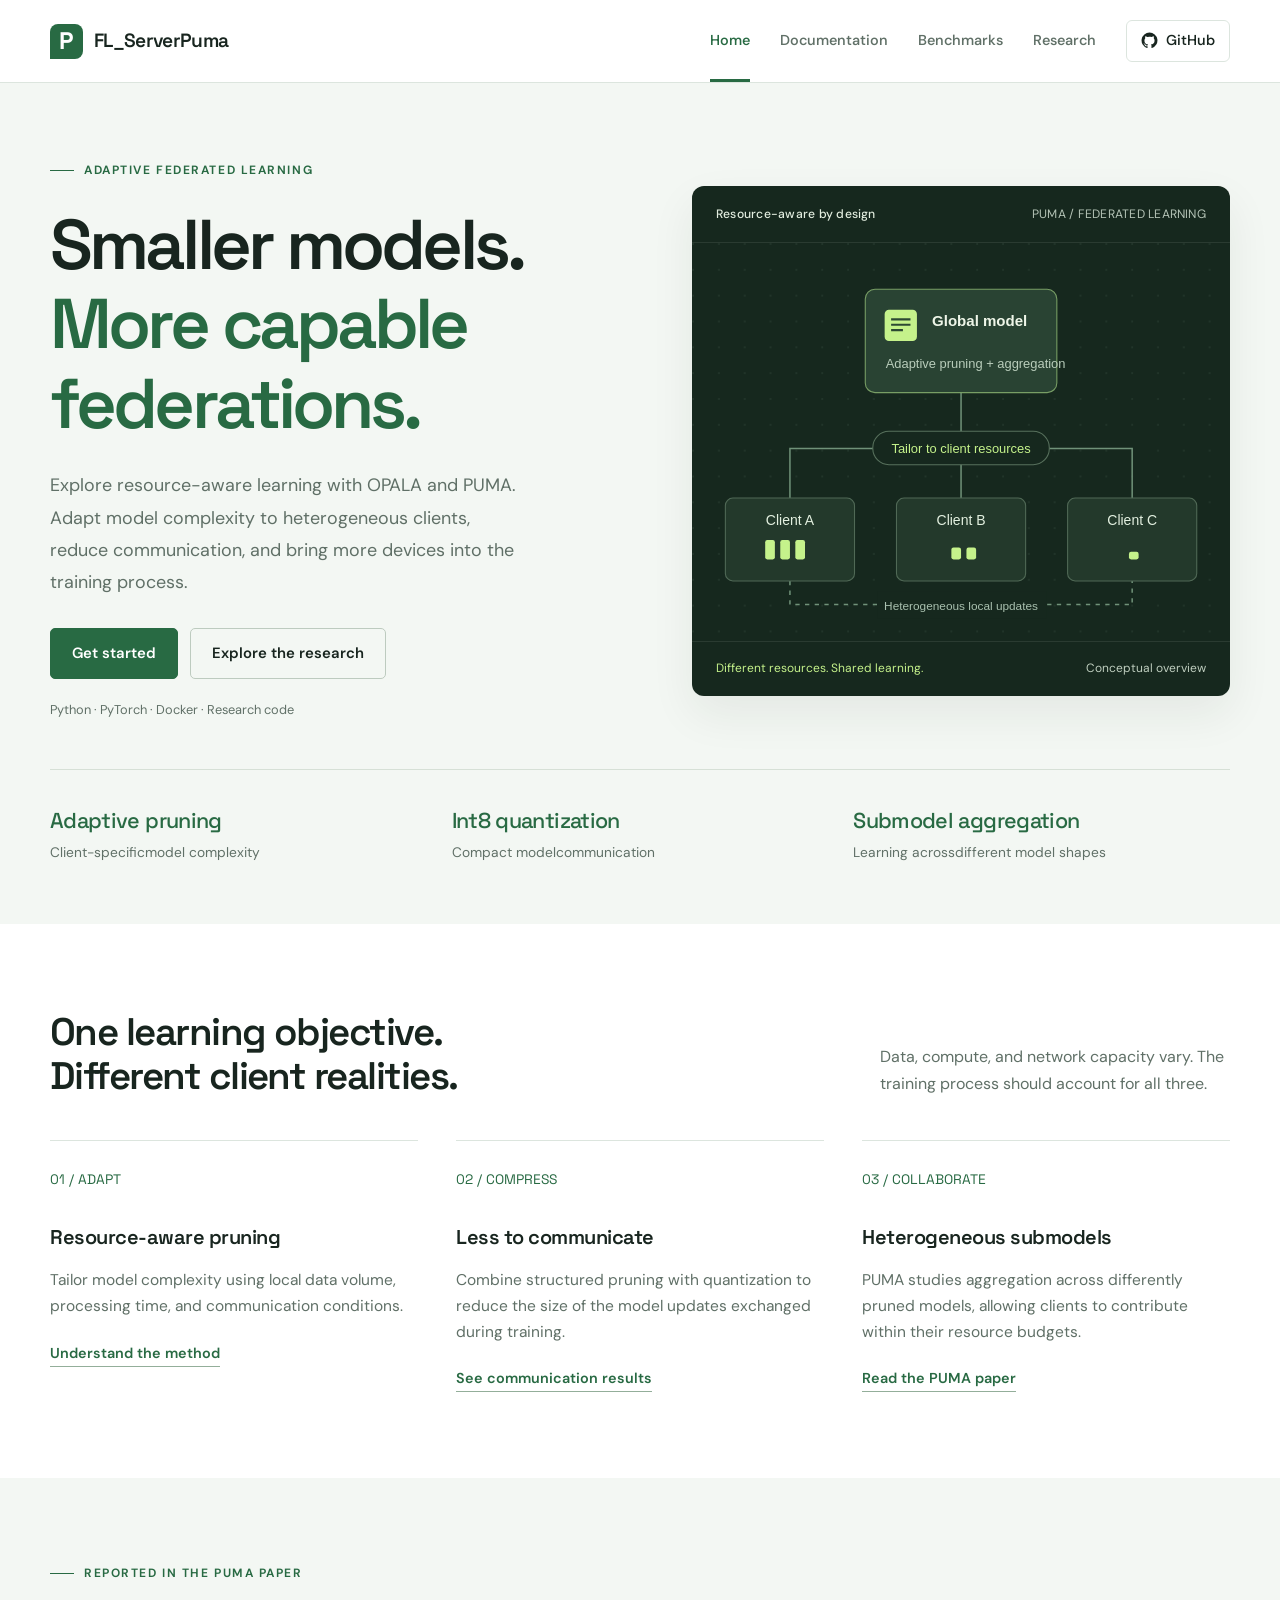
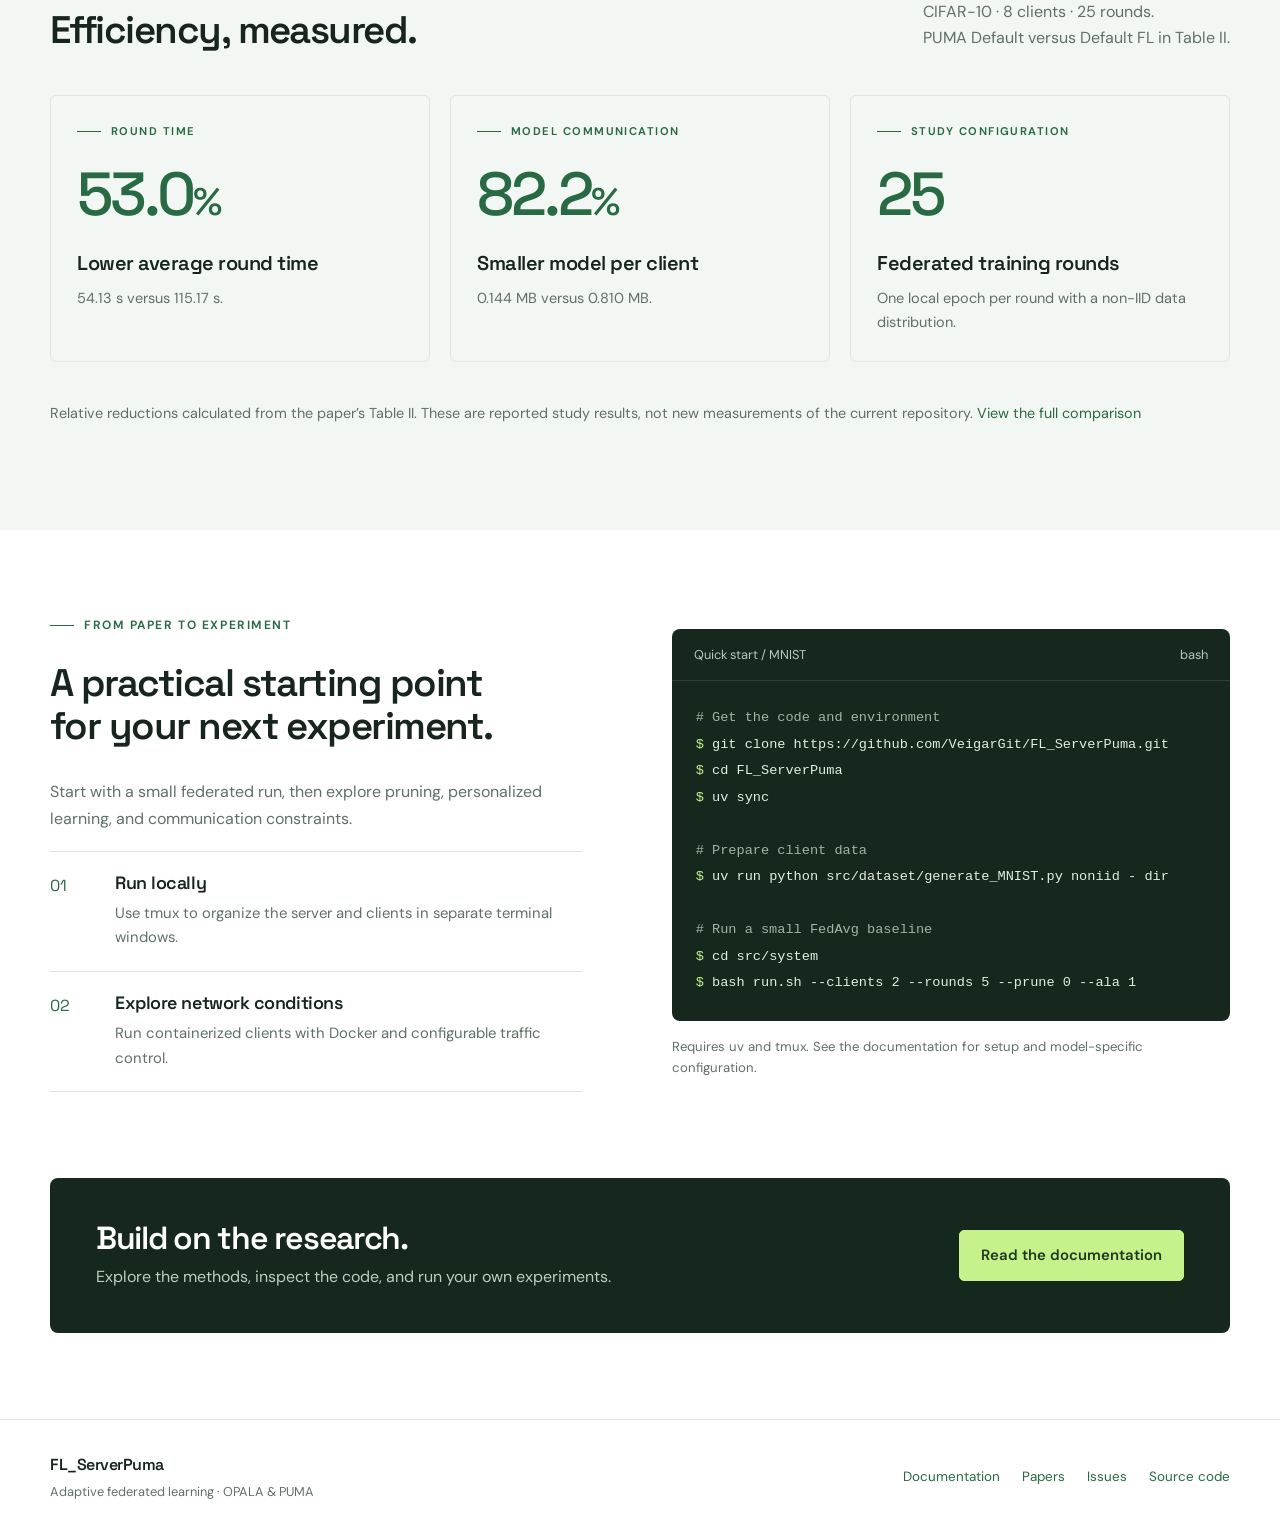
<file: index.html>
<!doctype html>
<html lang="en"><head><meta charset="utf-8"><meta name="viewport" content="width=device-width, initial-scale=1"><meta name="description" content="Research code for OPALA and PUMA: resource-aware adaptive pruning, quantization, and heterogeneous submodel aggregation for federated learning."><meta name="theme-color" content="#286a43"><title>Adaptive federated learning | FL_ServerPuma</title><link rel="icon" type="image/svg+xml" href="data:image/svg+xml,%3Csvg xmlns='http://www.w3.org/2000/svg' viewBox='0 0 40 40'%3E%3Crect width='40' height='40' rx='9' fill='%23286a43'/%3E%3Ctext x='11' y='30' font-family='Arial' font-size='29' font-weight='700' fill='white'%3EP%3C/text%3E%3C/svg%3E"><link rel="stylesheet" href="assets/style.css"><script src="assets/site.js" defer></script></head>
<body><a class="skip-link" href="#main">Skip to content</a><header class="site-header"><div class="container header-inner"><a class="brand" href="index.html" aria-label="FL ServerPuma home"><span class="brand-mark" aria-hidden="true">P</span>FL_ServerPuma</a><button class="menu-toggle" type="button" aria-expanded="false" aria-controls="main-nav">Menu</button><nav id="main-nav" class="site-nav" aria-label="Main navigation"><a href="index.html" aria-current="page">Home</a><a href="docs.html">Documentation</a><a href="benchmark.html">Benchmarks</a><a href="about.html">Research</a><a class="github-link" href="https://github.com/VeigarGit/FL_ServerPuma"><svg class="github-icon" viewBox="0 0 24 24" aria-hidden="true"><path d="M12 .8a11.2 11.2 0 0 0-3.54 21.83c.56.1.77-.24.77-.54v-2.1c-3.13.68-3.79-1.33-3.79-1.33-.51-1.3-1.25-1.65-1.25-1.65-1.02-.7.08-.68.08-.68 1.13.08 1.72 1.16 1.72 1.16 1 .1.85 2.09 3.28 1.41.1-.72.39-1.21.71-1.49-2.5-.28-5.12-1.25-5.12-5.56 0-1.23.44-2.23 1.16-3.02-.12-.28-.5-1.43.11-2.97 0 0 .95-.3 3.08 1.15A10.7 10.7 0 0 1 12 6.64c.95 0 1.9.13 2.79.37 2.13-1.45 3.08-1.15 3.08-1.15.61 1.54.23 2.69.11 2.97.72.79 1.16 1.79 1.16 3.02 0 4.32-2.63 5.27-5.14 5.55.41.35.77 1.03.77 2.08v2.61c0 .3.2.65.78.54A11.2 11.2 0 0 0 12 .8Z"/></svg> GitHub</a></nav></div></header>
<main id="main"><section class="hero"><div class="container"><div class="hero-grid"><div><div class="eyebrow">Adaptive federated learning</div><h1>Smaller models.<br><span>More capable<br>federations.</span></h1><p class="hero-description">Explore resource-aware learning with OPALA and PUMA. Adapt model complexity to heterogeneous clients, reduce communication, and bring more devices into the training process.</p><div class="button-row"><a class="button" href="docs.html">Get started</a><a class="button secondary" href="about.html#papers">Explore the research</a></div><p class="hero-note">Python · PyTorch · Docker · Research code</p></div><div class="architecture" role="figure" aria-label="PUMA architecture: a global model is adapted to three clients with different resource budgets. Local updates return to the server for aggregation.">
<div class="architecture-header"><strong>Resource-aware by design</strong><span>PUMA / FEDERATED LEARNING</span></div>
<svg viewBox="0 0 500 370" role="img" aria-labelledby="diagram-title"><title id="diagram-title">One global model, tailored client submodels</title>
<defs><pattern id="grid" width="24" height="24" patternUnits="userSpaceOnUse"><circle cx="1" cy="1" r=".7" fill="#8ca694" opacity=".22"/></pattern></defs><rect width="500" height="370" fill="url(#grid)"/>
<g fill="none" stroke="#709279" stroke-width="1.4"><path d="M250 139V191H91V237"/><path d="M250 191V237"/><path d="M250 191H409V237"/><path d="M91 314V336H409V314" stroke-dasharray="4 5"/></g>
<rect x="161" y="43" width="178" height="96" rx="9" fill="#294333" stroke="#789e65"/><rect x="179" y="62" width="30" height="29" rx="4" fill="#c5f28b"/><path d="M185 71h18m-18 5h18m-18 5h11" stroke="#2c4933" stroke-width="2"/><text x="223" y="77" fill="#eef5e8" font-size="14" font-family="Arial" font-weight="bold">Global model</text><text x="180" y="116" fill="#b9cdbb" font-size="12" font-family="Arial">Adaptive pruning + aggregation</text>
<rect x="168" y="175" width="164" height="31" rx="15" fill="#16281e" stroke="#57705c"/><text x="250" y="195" text-anchor="middle" fill="#c5f28b" font-size="12" font-family="Arial">Tailor to client resources</text>
<g font-family="Arial"><rect x="31" y="237" width="120" height="77" rx="7" fill="#23392b" stroke="#506956"/><rect x="190" y="237" width="120" height="77" rx="7" fill="#23392b" stroke="#506956"/><rect x="349" y="237" width="120" height="77" rx="7" fill="#23392b" stroke="#506956"/>
<text x="91" y="262" text-anchor="middle" fill="#e2efdf" font-size="13">Client A</text><text x="250" y="262" text-anchor="middle" fill="#e2efdf" font-size="13">Client B</text><text x="409" y="262" text-anchor="middle" fill="#e2efdf" font-size="13">Client C</text>
<g fill="#c5f28b"><rect x="68" y="276" width="9" height="18" rx="2"/><rect x="82" y="276" width="9" height="18" rx="2"/><rect x="96" y="276" width="9" height="18" rx="2"/><rect x="241" y="283" width="9" height="11" rx="2"/><rect x="255" y="283" width="9" height="11" rx="2"/><rect x="406" y="287" width="9" height="7" rx="2"/></g>
<rect x="172" y="324" width="157" height="25" fill="#16281e"/><text x="250" y="341" text-anchor="middle" fill="#a9c0af" font-size="11">Heterogeneous local updates</text></g></svg>
<div class="architecture-footer"><span>Different resources. Shared learning.</span><span>Conceptual overview</span></div></div></div><div class="project-strip"><div class="strip-item"><strong>Adaptive pruning</strong><span>Client-specific<br>model complexity</span></div><div class="strip-item"><strong>Int8 quantization</strong><span>Compact model<br>communication</span></div><div class="strip-item"><strong>Submodel aggregation</strong><span>Learning across<br>different model shapes</span></div></div></div></section>
<section class="section"><div class="container"><div class="section-header"><h2>One learning objective.<br>Different client realities.</h2><p>Data, compute, and network capacity vary. The training process should account for all three.</p></div><div class="feature-grid"><article class="feature"><span class="feature-index">01 / ADAPT</span><h3>Resource-aware pruning</h3><p>Tailor model complexity using local data volume, processing time, and communication conditions.</p><a class="text-link" href="about.html#method">Understand the method</a></article><article class="feature"><span class="feature-index">02 / COMPRESS</span><h3>Less to communicate</h3><p>Combine structured pruning with quantization to reduce the size of the model updates exchanged during training.</p><a class="text-link" href="benchmark.html#communication">See communication results</a></article><article class="feature"><span class="feature-index">03 / COLLABORATE</span><h3>Heterogeneous submodels</h3><p>PUMA studies aggregation across differently pruned models, allowing clients to contribute within their resource budgets.</p><a class="text-link" href="about.html#papers">Read the PUMA paper</a></article></div></div></section>
<section class="section soft-section"><div class="container"><div class="section-header"><div><div class="eyebrow">Reported in the PUMA paper</div><h2>Efficiency, measured.</h2></div><p>CIFAR-10 · 8 clients · 25 rounds.<br>PUMA Default versus Default FL in Table II.</p></div><div class="metric-grid"><article class="metric-card"><div class="eyebrow">Round time</div><strong class="result-value">53.0<span>%</span></strong><h3>Lower average round time</h3><p>54.13 s versus 115.17 s.</p></article><article class="metric-card"><div class="eyebrow">Model communication</div><strong class="result-value">82.2<span>%</span></strong><h3>Smaller model per client</h3><p>0.144 MB versus 0.810 MB.</p></article><article class="metric-card"><div class="eyebrow">Study configuration</div><strong class="result-value">25</strong><h3>Federated training rounds</h3><p>One local epoch per round with a non-IID data distribution.</p></article></div><p class="result-note top-space">Relative reductions calculated from the paper’s Table II. These are reported study results, not new measurements of the current repository. <a href="benchmark.html">View the full comparison</a></p></div></section>
<section class="section"><div class="container research-grid"><div class="research-copy"><div class="eyebrow">From paper to experiment</div><h2>A practical starting point<br>for your next experiment.</h2><p>Start with a small federated run, then explore pruning, personalized learning, and communication constraints.</p><div class="mode-list"><div class="mode-row"><span>01</span><div><h3>Run locally</h3><p>Use tmux to organize the server and clients in separate terminal windows.</p></div></div><div class="mode-row"><span>02</span><div><h3>Explore network conditions</h3><p>Run containerized clients with Docker and configurable traffic control.</p></div></div></div></div><div><div class="terminal"><div class="terminal-bar"><span>Quick start / MNIST</span><span>bash</span></div><pre><span class="comment"># Get the code and environment</span>
<span class="prompt">$ </span>git clone https://github.com/VeigarGit/FL_ServerPuma.git
<span class="prompt">$ </span>cd FL_ServerPuma
<span class="prompt">$ </span>uv sync

<span class="comment"># Prepare client data</span>
<span class="prompt">$ </span>uv run python src/dataset/generate_MNIST.py noniid - dir

<span class="comment"># Run a small FedAvg baseline</span>
<span class="prompt">$ </span>cd src/system
<span class="prompt">$ </span>bash run.sh --clients 2 --rounds 5 --prune 0 --ala 1</pre></div><p class="terminal-caption">Requires uv and tmux. See the documentation for setup and model-specific configuration.</p></div></div></section>
<section class="section" style="padding-top:0"><div class="container"><div class="cta-band"><div><h2>Build on the research.</h2><p>Explore the methods, inspect the code, and run your own experiments.</p></div><a class="button" href="docs.html">Read the documentation</a></div></div></section></main><footer class="site-footer"><div class="container footer-inner"><div><span class="footer-brand">FL_ServerPuma</span><p>Adaptive federated learning · OPALA &amp; PUMA</p></div><div class="footer-links"><a href="docs.html">Documentation</a><a href="about.html#papers">Papers</a><a href="https://github.com/VeigarGit/FL_ServerPuma/issues">Issues</a><a href="https://github.com/VeigarGit/FL_ServerPuma">Source code</a></div></div></footer></body></html>
</file>
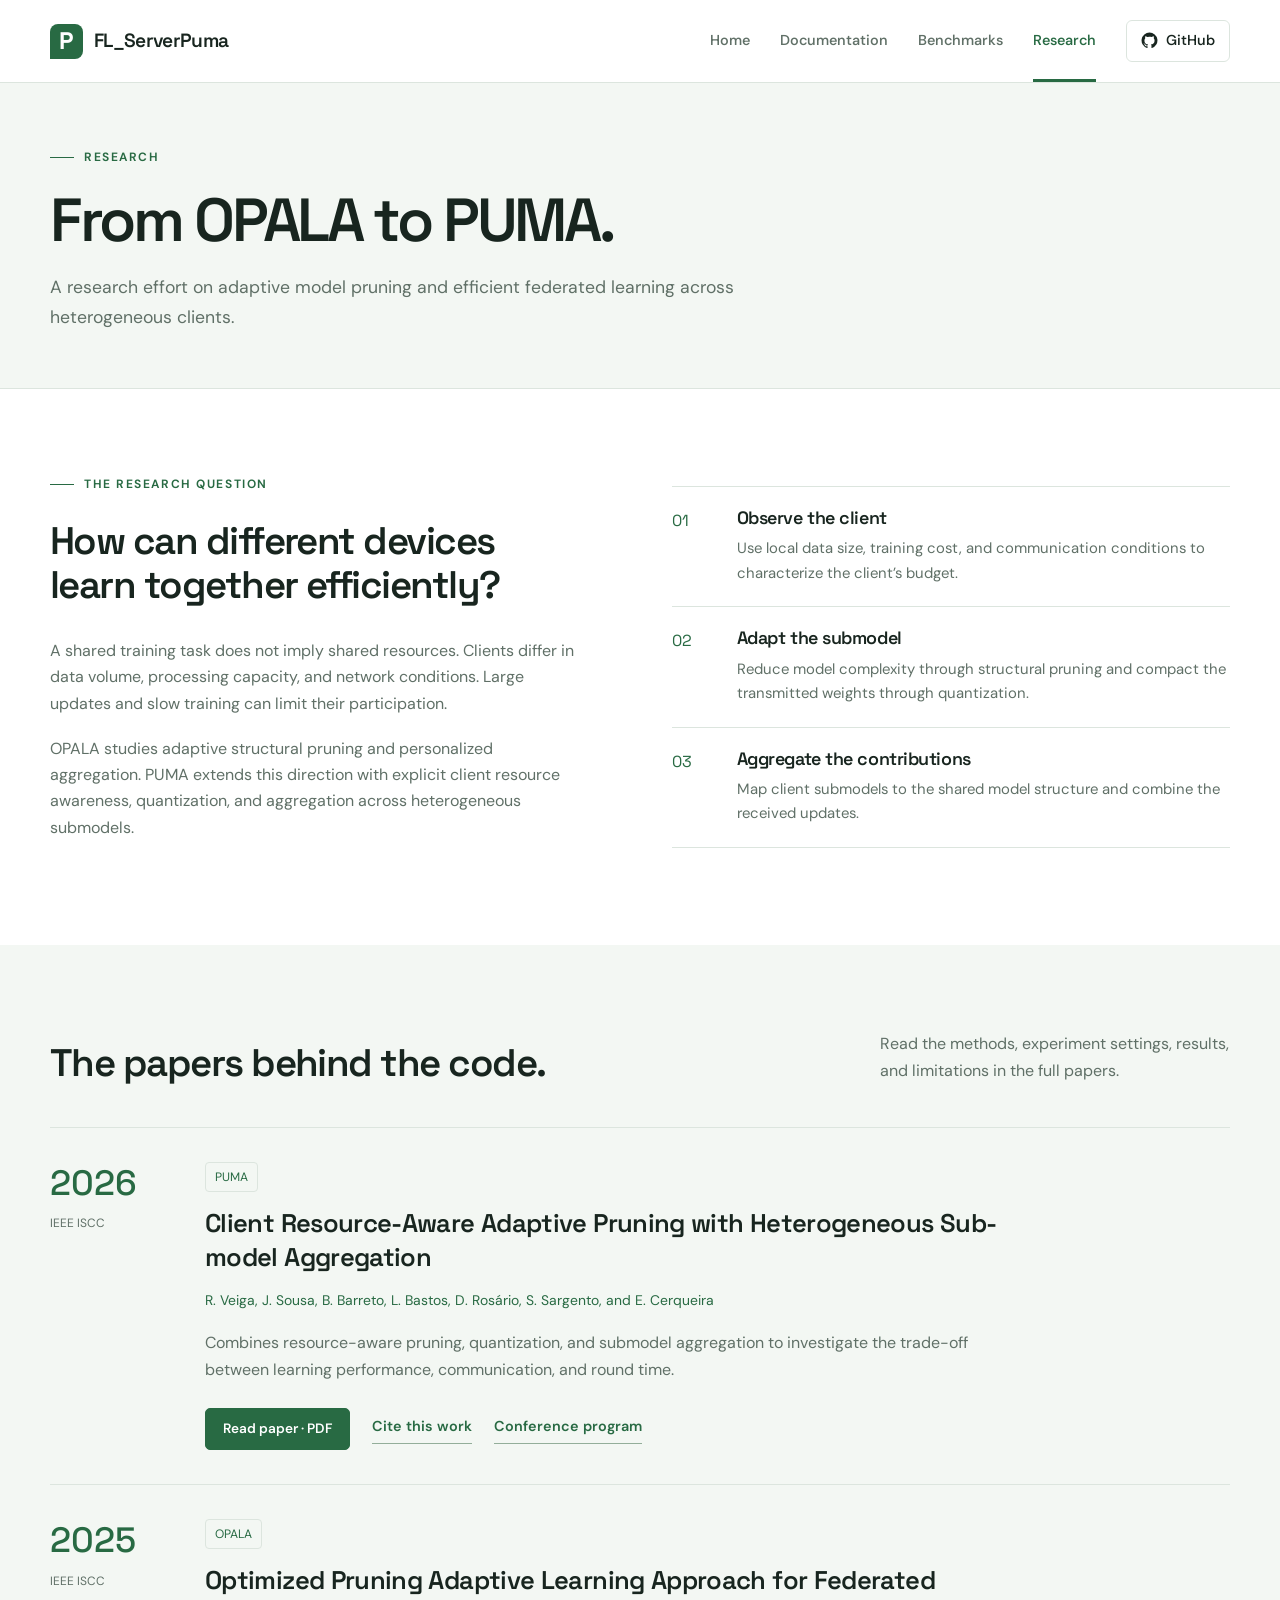
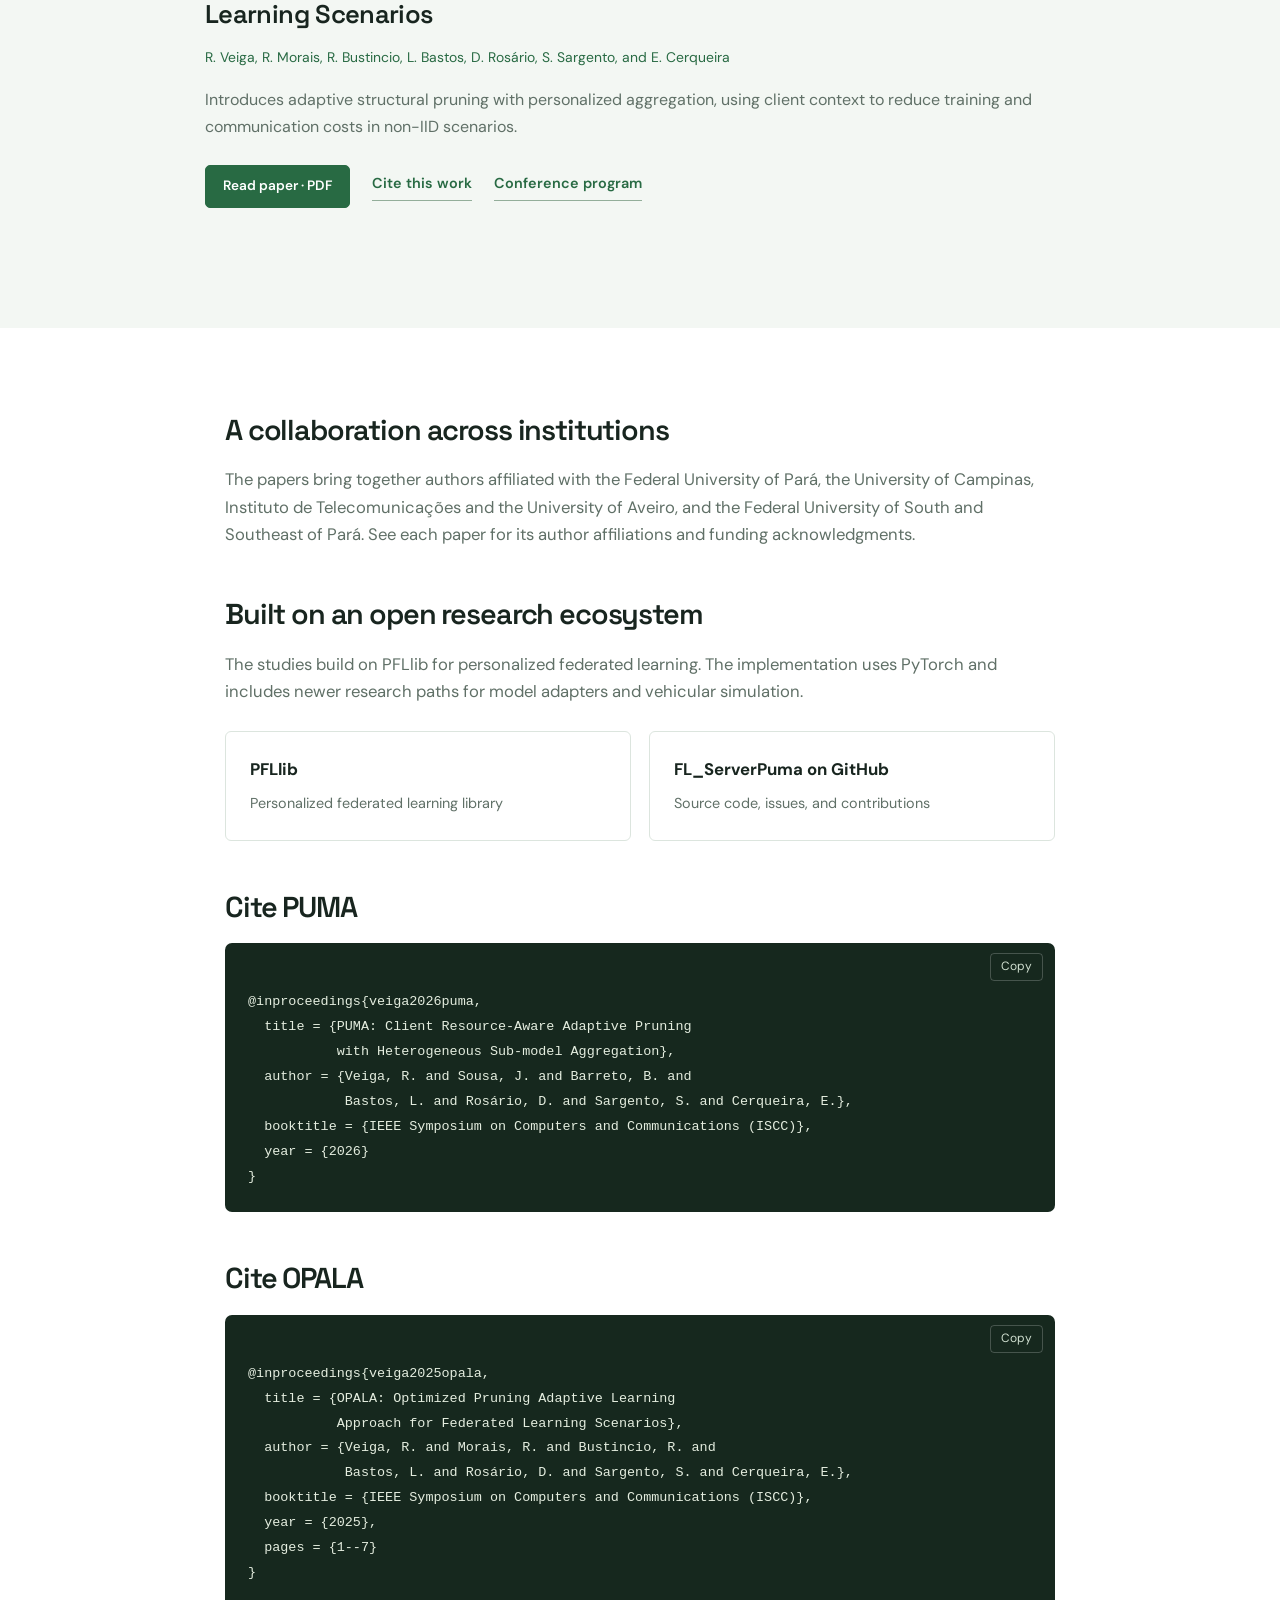
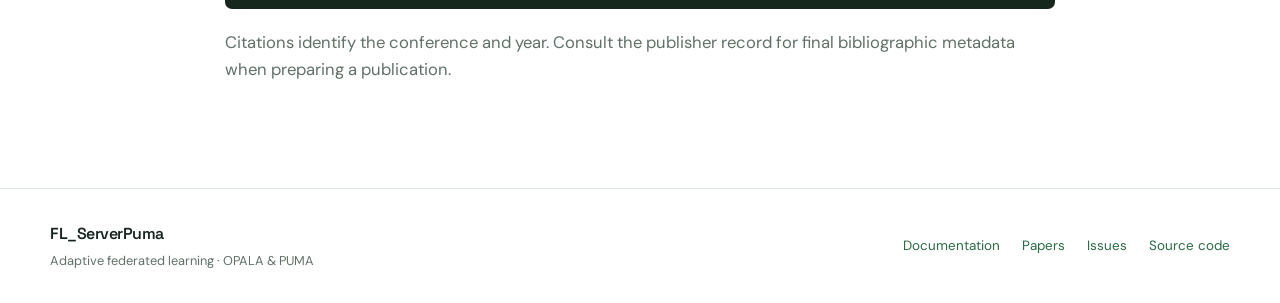
<file: about.html>
<!doctype html>
<html lang="en"><head><meta charset="utf-8"><meta name="viewport" content="width=device-width, initial-scale=1"><meta name="description" content="Read and cite the OPALA and PUMA papers, learn about the adaptive pruning research, and explore the project’s academic collaboration."><meta name="theme-color" content="#286a43"><title>Research and papers | FL_ServerPuma</title><link rel="icon" type="image/svg+xml" href="data:image/svg+xml,%3Csvg xmlns='http://www.w3.org/2000/svg' viewBox='0 0 40 40'%3E%3Crect width='40' height='40' rx='9' fill='%23286a43'/%3E%3Ctext x='11' y='30' font-family='Arial' font-size='29' font-weight='700' fill='white'%3EP%3C/text%3E%3C/svg%3E"><link rel="stylesheet" href="assets/style.css"><script src="assets/site.js" defer></script></head>
<body><a class="skip-link" href="#main">Skip to content</a><header class="site-header"><div class="container header-inner"><a class="brand" href="index.html" aria-label="FL ServerPuma home"><span class="brand-mark" aria-hidden="true">P</span>FL_ServerPuma</a><button class="menu-toggle" type="button" aria-expanded="false" aria-controls="main-nav">Menu</button><nav id="main-nav" class="site-nav" aria-label="Main navigation"><a href="index.html">Home</a><a href="docs.html">Documentation</a><a href="benchmark.html">Benchmarks</a><a href="about.html" aria-current="page">Research</a><a class="github-link" href="https://github.com/VeigarGit/FL_ServerPuma"><svg class="github-icon" viewBox="0 0 24 24" aria-hidden="true"><path d="M12 .8a11.2 11.2 0 0 0-3.54 21.83c.56.1.77-.24.77-.54v-2.1c-3.13.68-3.79-1.33-3.79-1.33-.51-1.3-1.25-1.65-1.25-1.65-1.02-.7.08-.68.08-.68 1.13.08 1.72 1.16 1.72 1.16 1 .1.85 2.09 3.28 1.41.1-.72.39-1.21.71-1.49-2.5-.28-5.12-1.25-5.12-5.56 0-1.23.44-2.23 1.16-3.02-.12-.28-.5-1.43.11-2.97 0 0 .95-.3 3.08 1.15A10.7 10.7 0 0 1 12 6.64c.95 0 1.9.13 2.79.37 2.13-1.45 3.08-1.15 3.08-1.15.61 1.54.23 2.69.11 2.97.72.79 1.16 1.79 1.16 3.02 0 4.32-2.63 5.27-5.14 5.55.41.35.77 1.03.77 2.08v2.61c0 .3.2.65.78.54A11.2 11.2 0 0 0 12 .8Z"/></svg> GitHub</a></nav></div></header>
<main id="main"><section class="page-hero"><div class="container"><div class="eyebrow">Research</div><h1>From OPALA to PUMA.</h1><p>A research effort on adaptive model pruning and efficient federated learning across heterogeneous clients.</p></div></section><section class="section"><div class="container research-grid" id="method"><div class="research-copy"><div class="eyebrow">The research question</div><h2>How can different devices<br>learn together efficiently?</h2><p>A shared training task does not imply shared resources. Clients differ in data volume, processing capacity, and network conditions. Large updates and slow training can limit their participation.</p><p>OPALA studies adaptive structural pruning and personalized aggregation. PUMA extends this direction with explicit client resource awareness, quantization, and aggregation across heterogeneous submodels.</p></div><div class="mode-list"><div class="mode-row"><span>01</span><div><h3>Observe the client</h3><p>Use local data size, training cost, and communication conditions to characterize the client’s budget.</p></div></div><div class="mode-row"><span>02</span><div><h3>Adapt the submodel</h3><p>Reduce model complexity through structural pruning and compact the transmitted weights through quantization.</p></div></div><div class="mode-row"><span>03</span><div><h3>Aggregate the contributions</h3><p>Map client submodels to the shared model structure and combine the received updates.</p></div></div></div></div></section>
<section class="section soft-section" id="papers"><div class="container"><div class="section-header"><h2>The papers behind the code.</h2><p>Read the methods, experiment settings, results, and limitations in the full papers.</p></div><article class="paper-card"><div class="paper-year">2026<span>IEEE ISCC</span></div><div><span class="tag">PUMA</span><h3>Client Resource-Aware Adaptive Pruning with Heterogeneous Sub-model Aggregation</h3><p class="authors">R. Veiga, J. Sousa, B. Barreto, L. Bastos, D. Rosário, S. Sargento, and E. Cerqueira</p><p>Combines resource-aware pruning, quantization, and submodel aggregation to investigate the trade-off between learning performance, communication, and round time.</p><div class="paper-actions"><a class="button" href="papers/puma-2026.pdf">Read paper · PDF</a><a class="text-link" href="#cite-puma">Cite this work</a><a class="text-link" href="https://ieee-iscc.computer.org/2026/program/">Conference program</a></div></div></article><article class="paper-card"><div class="paper-year">2025<span>IEEE ISCC</span></div><div><span class="tag">OPALA</span><h3>Optimized Pruning Adaptive Learning Approach for Federated Learning Scenarios</h3><p class="authors">R. Veiga, R. Morais, R. Bustincio, L. Bastos, D. Rosário, S. Sargento, and E. Cerqueira</p><p>Introduces adaptive structural pruning with personalized aggregation, using client context to reduce training and communication costs in non-IID scenarios.</p><div class="paper-actions"><a class="button" href="papers/opala-2025.pdf">Read paper · PDF</a><a class="text-link" href="#cite-opala">Cite this work</a><a class="text-link" href="https://ieee-iscc.computer.org/2025/detailed-program/">Conference program</a></div></div></article></div></section>
<section class="section"><div class="container narrow reading"><h2>A collaboration across institutions</h2><p>The papers bring together authors affiliated with the Federal University of Pará, the University of Campinas, Instituto de Telecomunicações and the University of Aveiro, and the Federal University of South and Southeast of Pará. See each paper for its author affiliations and funding acknowledgments.</p><h2>Built on an open research ecosystem</h2><p>The studies build on PFLlib for personalized federated learning. The implementation uses PyTorch and includes newer research paths for model adapters and vehicular simulation.</p><div class="link-grid"><a class="link-box" href="https://www.pfllib.com/"><strong>PFLlib</strong><span>Personalized federated learning library</span></a><a class="link-box" href="https://github.com/VeigarGit/FL_ServerPuma"><strong>FL_ServerPuma on GitHub</strong><span>Source code, issues, and contributions</span></a></div><h2 id="cite-puma">Cite PUMA</h2><div class="code-block"><button type="button" class="copy-button" aria-live="polite" aria-label="Copy code">Copy</button><pre><code>@inproceedings{veiga2026puma,
  title = {PUMA: Client Resource-Aware Adaptive Pruning
           with Heterogeneous Sub-model Aggregation},
  author = {Veiga, R. and Sousa, J. and Barreto, B. and
            Bastos, L. and Rosário, D. and Sargento, S. and Cerqueira, E.},
  booktitle = {IEEE Symposium on Computers and Communications (ISCC)},
  year = {2026}
}</code></pre></div><h2 id="cite-opala">Cite OPALA</h2><div class="code-block"><button type="button" class="copy-button" aria-live="polite" aria-label="Copy code">Copy</button><pre><code>@inproceedings{veiga2025opala,
  title = {OPALA: Optimized Pruning Adaptive Learning
           Approach for Federated Learning Scenarios},
  author = {Veiga, R. and Morais, R. and Bustincio, R. and
            Bastos, L. and Rosário, D. and Sargento, S. and Cerqueira, E.},
  booktitle = {IEEE Symposium on Computers and Communications (ISCC)},
  year = {2025},
  pages = {1--7}
}</code></pre></div><p class="result-note">Citations identify the conference and year. Consult the publisher record for final bibliographic metadata when preparing a publication.</p></div></section></main><footer class="site-footer"><div class="container footer-inner"><div><span class="footer-brand">FL_ServerPuma</span><p>Adaptive federated learning · OPALA &amp; PUMA</p></div><div class="footer-links"><a href="docs.html">Documentation</a><a href="about.html#papers">Papers</a><a href="https://github.com/VeigarGit/FL_ServerPuma/issues">Issues</a><a href="https://github.com/VeigarGit/FL_ServerPuma">Source code</a></div></div></footer></body></html>
</file>
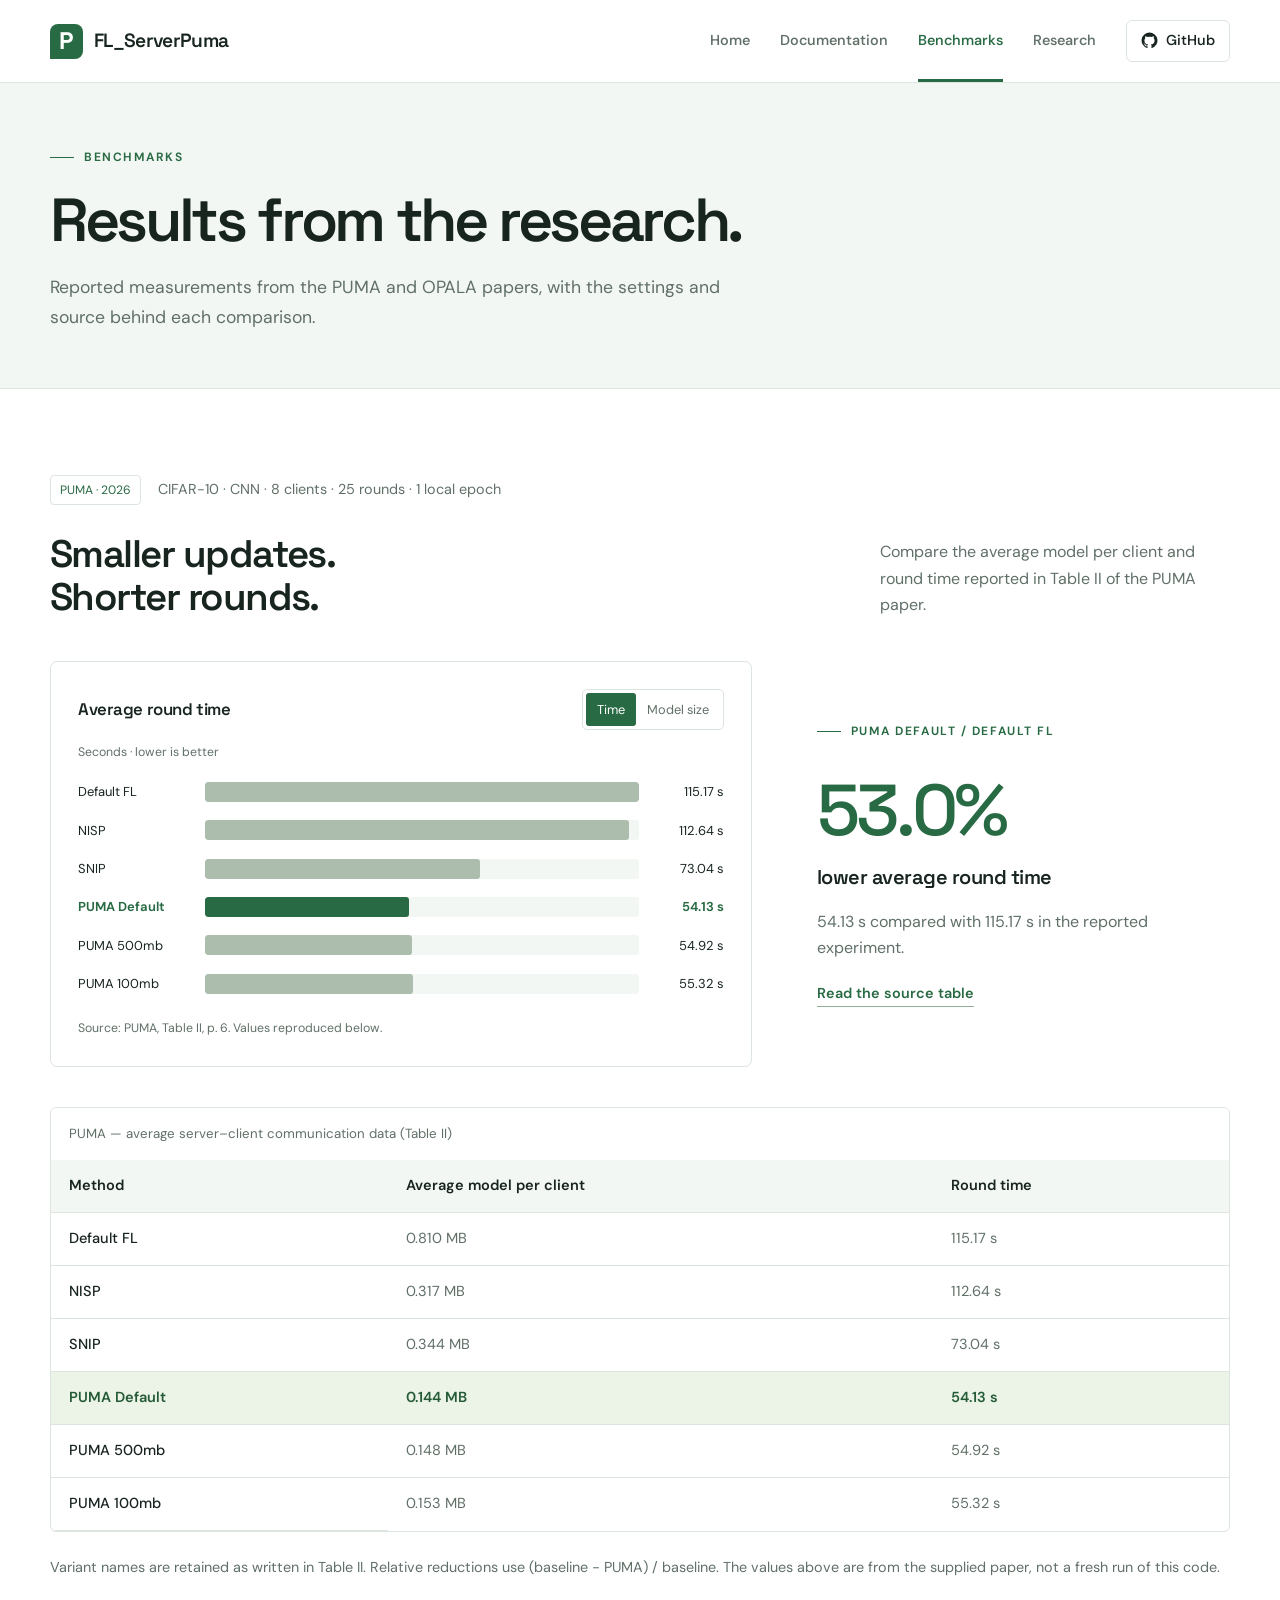
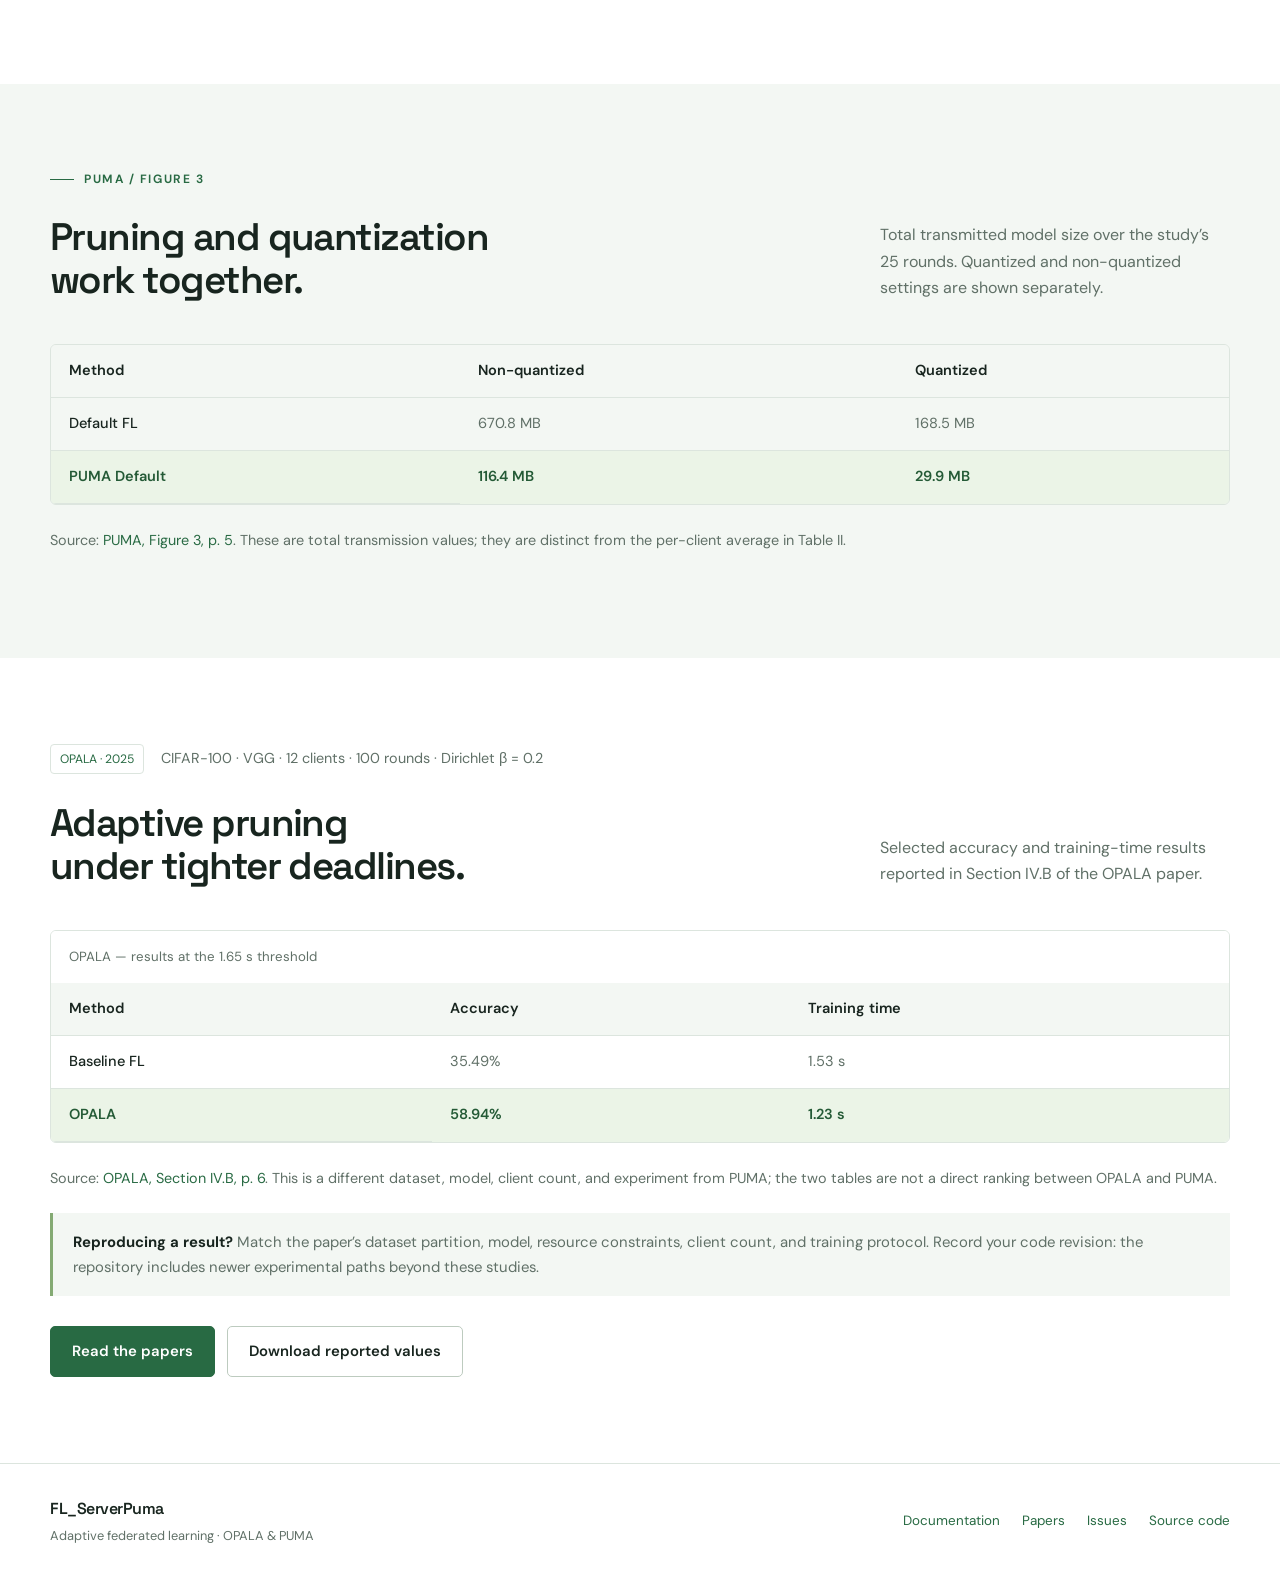
<file: benchmark.html>
<!doctype html>
<html lang="en"><head><meta charset="utf-8"><meta name="viewport" content="width=device-width, initial-scale=1"><meta name="description" content="Explore reported PUMA and OPALA results for round time, model communication, and accuracy, with source tables and experiment settings."><meta name="theme-color" content="#286a43"><title>Benchmarks | FL_ServerPuma</title><link rel="icon" type="image/svg+xml" href="data:image/svg+xml,%3Csvg xmlns='http://www.w3.org/2000/svg' viewBox='0 0 40 40'%3E%3Crect width='40' height='40' rx='9' fill='%23286a43'/%3E%3Ctext x='11' y='30' font-family='Arial' font-size='29' font-weight='700' fill='white'%3EP%3C/text%3E%3C/svg%3E"><link rel="stylesheet" href="assets/style.css"><script src="assets/site.js" defer></script></head>
<body><a class="skip-link" href="#main">Skip to content</a><header class="site-header"><div class="container header-inner"><a class="brand" href="index.html" aria-label="FL ServerPuma home"><span class="brand-mark" aria-hidden="true">P</span>FL_ServerPuma</a><button class="menu-toggle" type="button" aria-expanded="false" aria-controls="main-nav">Menu</button><nav id="main-nav" class="site-nav" aria-label="Main navigation"><a href="index.html">Home</a><a href="docs.html">Documentation</a><a href="benchmark.html" aria-current="page">Benchmarks</a><a href="about.html">Research</a><a class="github-link" href="https://github.com/VeigarGit/FL_ServerPuma"><svg class="github-icon" viewBox="0 0 24 24" aria-hidden="true"><path d="M12 .8a11.2 11.2 0 0 0-3.54 21.83c.56.1.77-.24.77-.54v-2.1c-3.13.68-3.79-1.33-3.79-1.33-.51-1.3-1.25-1.65-1.25-1.65-1.02-.7.08-.68.08-.68 1.13.08 1.72 1.16 1.72 1.16 1 .1.85 2.09 3.28 1.41.1-.72.39-1.21.71-1.49-2.5-.28-5.12-1.25-5.12-5.56 0-1.23.44-2.23 1.16-3.02-.12-.28-.5-1.43.11-2.97 0 0 .95-.3 3.08 1.15A10.7 10.7 0 0 1 12 6.64c.95 0 1.9.13 2.79.37 2.13-1.45 3.08-1.15 3.08-1.15.61 1.54.23 2.69.11 2.97.72.79 1.16 1.79 1.16 3.02 0 4.32-2.63 5.27-5.14 5.55.41.35.77 1.03.77 2.08v2.61c0 .3.2.65.78.54A11.2 11.2 0 0 0 12 .8Z"/></svg> GitHub</a></nav></div></header>
<main id="main"><section class="page-hero"><div class="container"><div class="eyebrow">Benchmarks</div><h1>Results from the research.</h1><p>Reported measurements from the PUMA and OPALA papers, with the settings and source behind each comparison.</p></div></section><section class="section"><div class="container"><div class="study-label"><span class="tag">PUMA · 2026</span><span>CIFAR-10 · CNN · 8 clients · 25 rounds · 1 local epoch</span></div><div class="section-header"><div><h2>Smaller updates.<br>Shorter rounds.</h2></div><p>Compare the average model per client and round time reported in Table II of the PUMA paper.</p></div><div class="benchmark-layout"><div class="comparison-chart"><div class="chart-toolbar"><h3 id="chart-title">Average round time</h3><div class="chart-switch" role="group" aria-label="Chart metric"><button type="button" data-metric="time" aria-pressed="true">Time</button><button type="button" data-metric="size" aria-pressed="false">Model size</button></div></div><p id="chart-unit" class="chart-unit">Seconds · lower is better</p><div id="benchmark-bars" class="benchmark-bars" aria-live="polite"></div><noscript><p>See all reported values in the accessible table below.</p></noscript><p class="chart-source">Source: PUMA, Table II, p. 6. Values reproduced below.</p></div><aside class="comparison-insight"><div class="eyebrow">PUMA Default / Default FL</div><strong id="insight-value">53.0%</strong><h3 id="insight-title">lower average round time</h3><p id="insight-description">54.13 s compared with 115.17 s in the reported experiment.</p><a class="text-link" href="papers/puma-2026.pdf#page=6">Read the source table</a></aside></div><div class="table-scroll"><table><caption class="table-caption">PUMA — average server–client communication data (Table II)</caption><thead><tr><th scope="col">Method</th><th scope="col">Average model per client</th><th scope="col">Round time</th></tr></thead><tbody><tr><th scope="row">Default FL</th><td>0.810 MB</td><td>115.17 s</td></tr><tr><th scope="row">NISP</th><td>0.317 MB</td><td>112.64 s</td></tr><tr><th scope="row">SNIP</th><td>0.344 MB</td><td>73.04 s</td></tr><tr class="highlight-row"><th scope="row">PUMA Default</th><td>0.144 MB</td><td>54.13 s</td></tr><tr><th scope="row">PUMA 500mb</th><td>0.148 MB</td><td>54.92 s</td></tr><tr><th scope="row">PUMA 100mb</th><td>0.153 MB</td><td>55.32 s</td></tr></tbody></table></div><p class="result-note">Variant names are retained as written in Table II. Relative reductions use (baseline − PUMA) / baseline. The values above are from the supplied paper, not a fresh run of this code.</p></div></section>
<section class="section soft-section" id="communication"><div class="container"><div class="section-header"><div><div class="eyebrow">PUMA / Figure 3</div><h2>Pruning and quantization<br>work together.</h2></div><p>Total transmitted model size over the study’s 25 rounds. Quantized and non-quantized settings are shown separately.</p></div><div class="table-scroll"><table><thead><tr><th scope="col">Method</th><th scope="col">Non-quantized</th><th scope="col">Quantized</th></tr></thead><tbody><tr><th scope="row">Default FL</th><td>670.8 MB</td><td>168.5 MB</td></tr><tr class="highlight-row"><th scope="row">PUMA Default</th><td>116.4 MB</td><td>29.9 MB</td></tr></tbody></table></div><p class="result-note">Source: <a href="papers/puma-2026.pdf#page=5">PUMA, Figure 3, p. 5</a>. These are total transmission values; they are distinct from the per-client average in Table II.</p></div></section>
<section class="section"><div class="container"><div class="study-label"><span class="tag">OPALA · 2025</span><span>CIFAR-100 · VGG · 12 clients · 100 rounds · Dirichlet β = 0.2</span></div><div class="section-header"><h2>Adaptive pruning<br>under tighter deadlines.</h2><p>Selected accuracy and training-time results reported in Section IV.B of the OPALA paper.</p></div><div class="table-scroll"><table><caption class="table-caption">OPALA — results at the 1.65 s threshold</caption><thead><tr><th scope="col">Method</th><th scope="col">Accuracy</th><th scope="col">Training time</th></tr></thead><tbody><tr><th scope="row">Baseline FL</th><td>35.49%</td><td>1.53 s</td></tr><tr class="highlight-row"><th scope="row">OPALA</th><td>58.94%</td><td>1.23 s</td></tr></tbody></table></div><p class="result-note">Source: <a href="papers/opala-2025.pdf#page=6">OPALA, Section IV.B, p. 6</a>. This is a different dataset, model, client count, and experiment from PUMA; the two tables are not a direct ranking between OPALA and PUMA.</p><div class="note"><strong>Reproducing a result?</strong> Match the paper’s dataset partition, model, resource constraints, client count, and training protocol. Record your code revision: the repository includes newer experimental paths beyond these studies.</div><div class="button-row"><a class="button" href="about.html#papers">Read the papers</a><a class="button secondary" href="assets/benchmark-data.csv" download>Download reported values</a></div></div></section></main><footer class="site-footer"><div class="container footer-inner"><div><span class="footer-brand">FL_ServerPuma</span><p>Adaptive federated learning · OPALA &amp; PUMA</p></div><div class="footer-links"><a href="docs.html">Documentation</a><a href="about.html#papers">Papers</a><a href="https://github.com/VeigarGit/FL_ServerPuma/issues">Issues</a><a href="https://github.com/VeigarGit/FL_ServerPuma">Source code</a></div></div></footer></body></html>
</file>
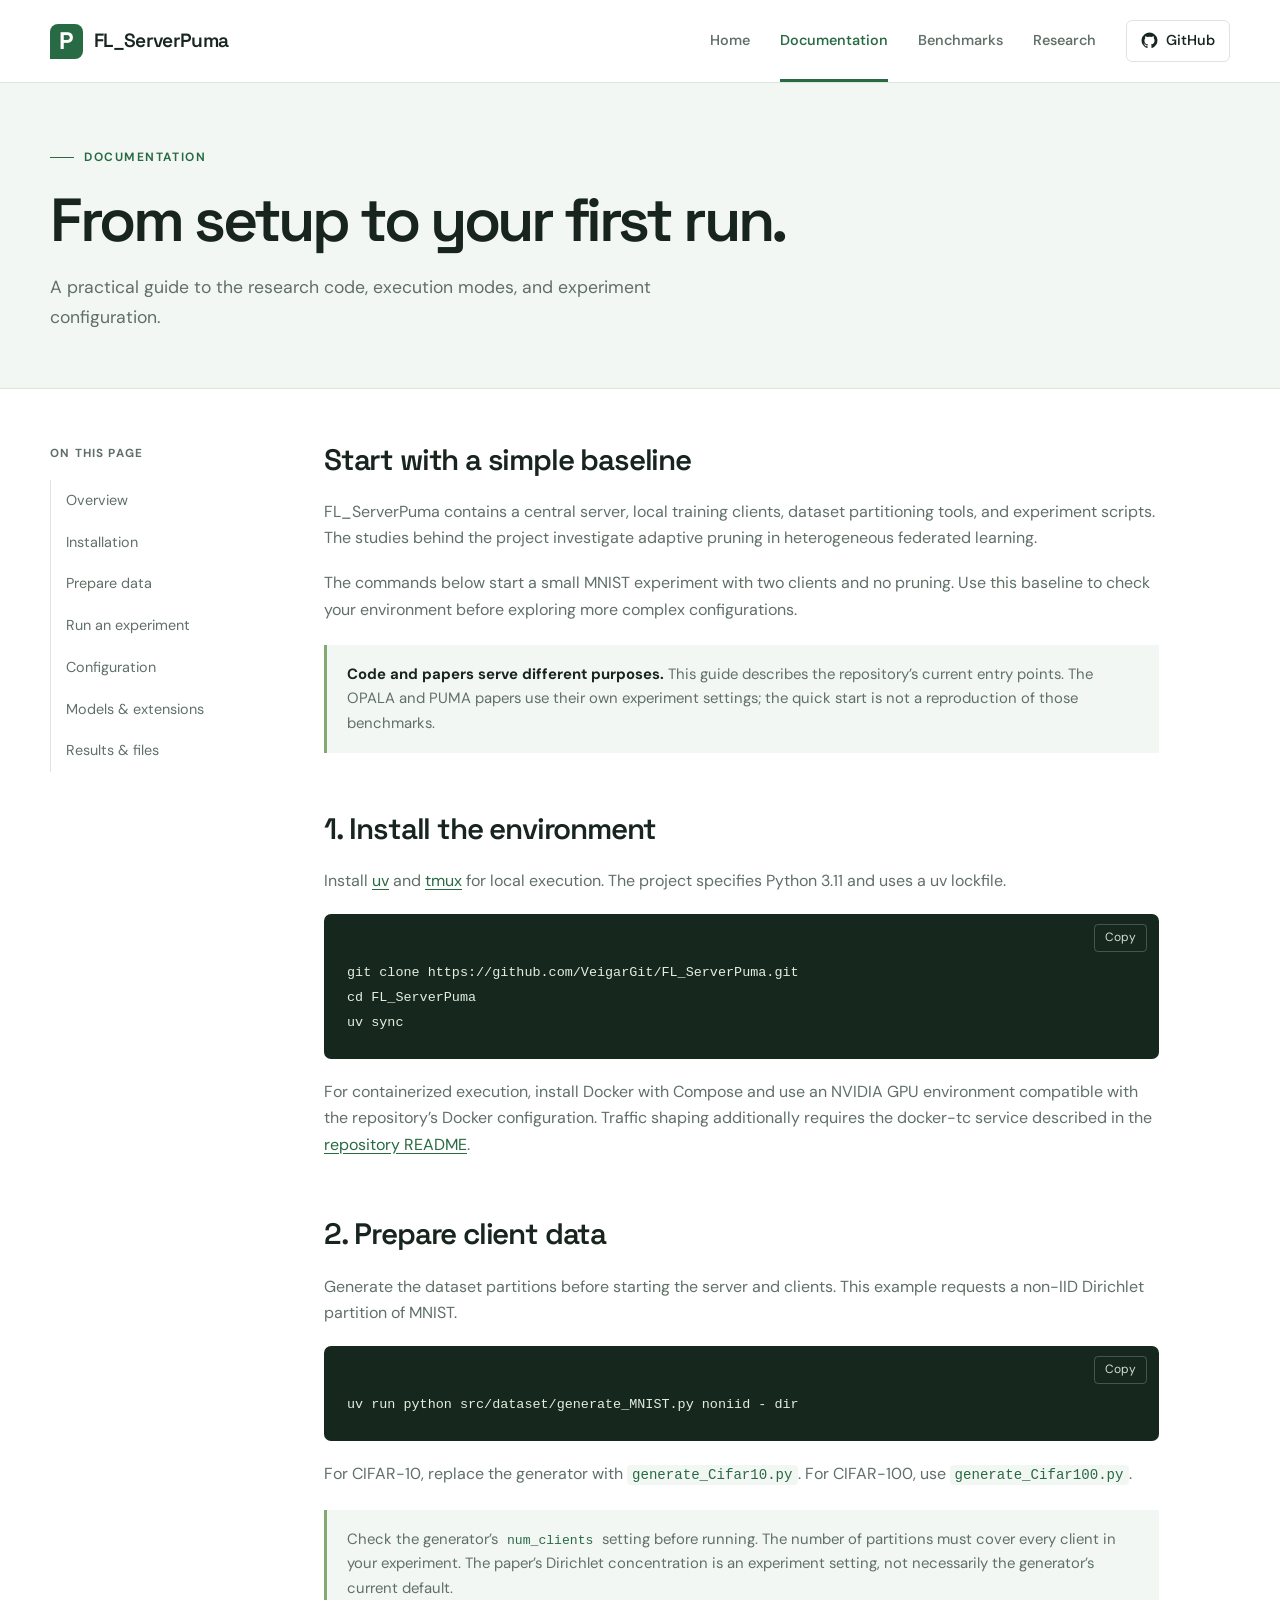
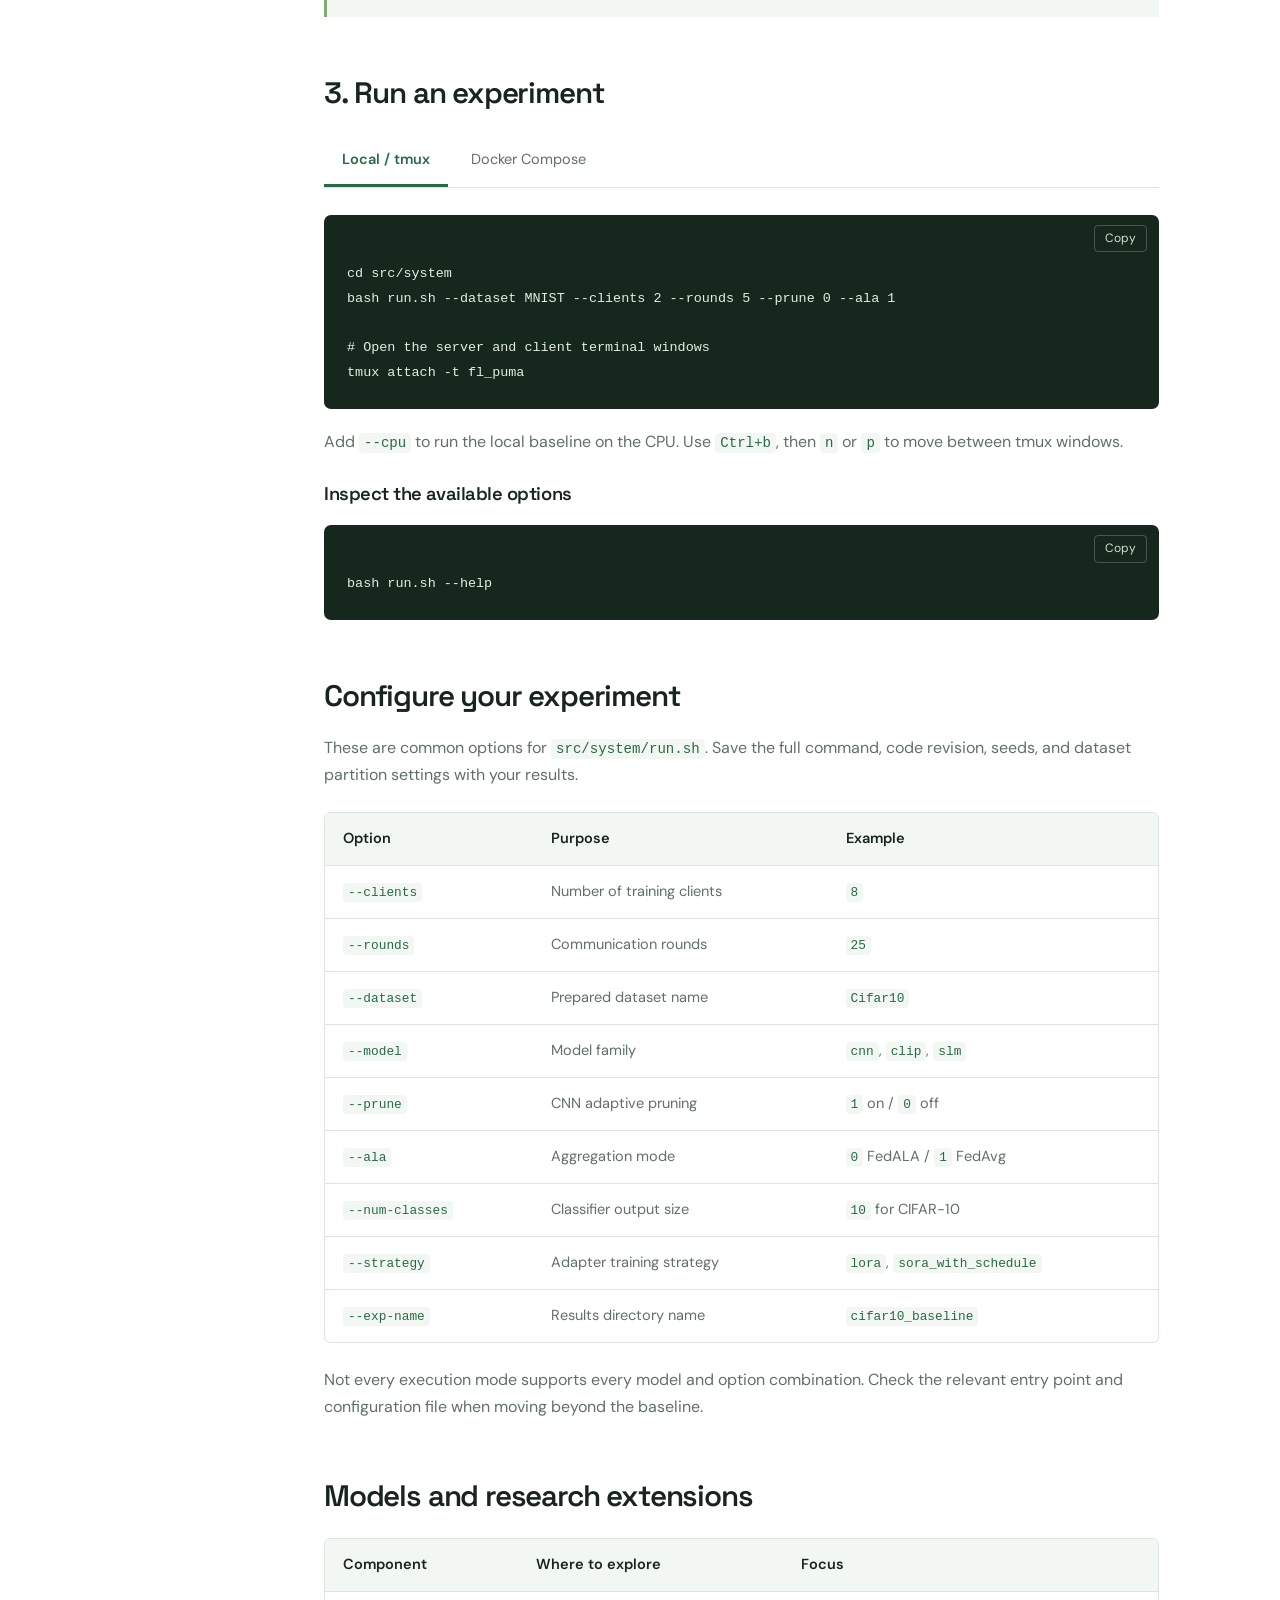
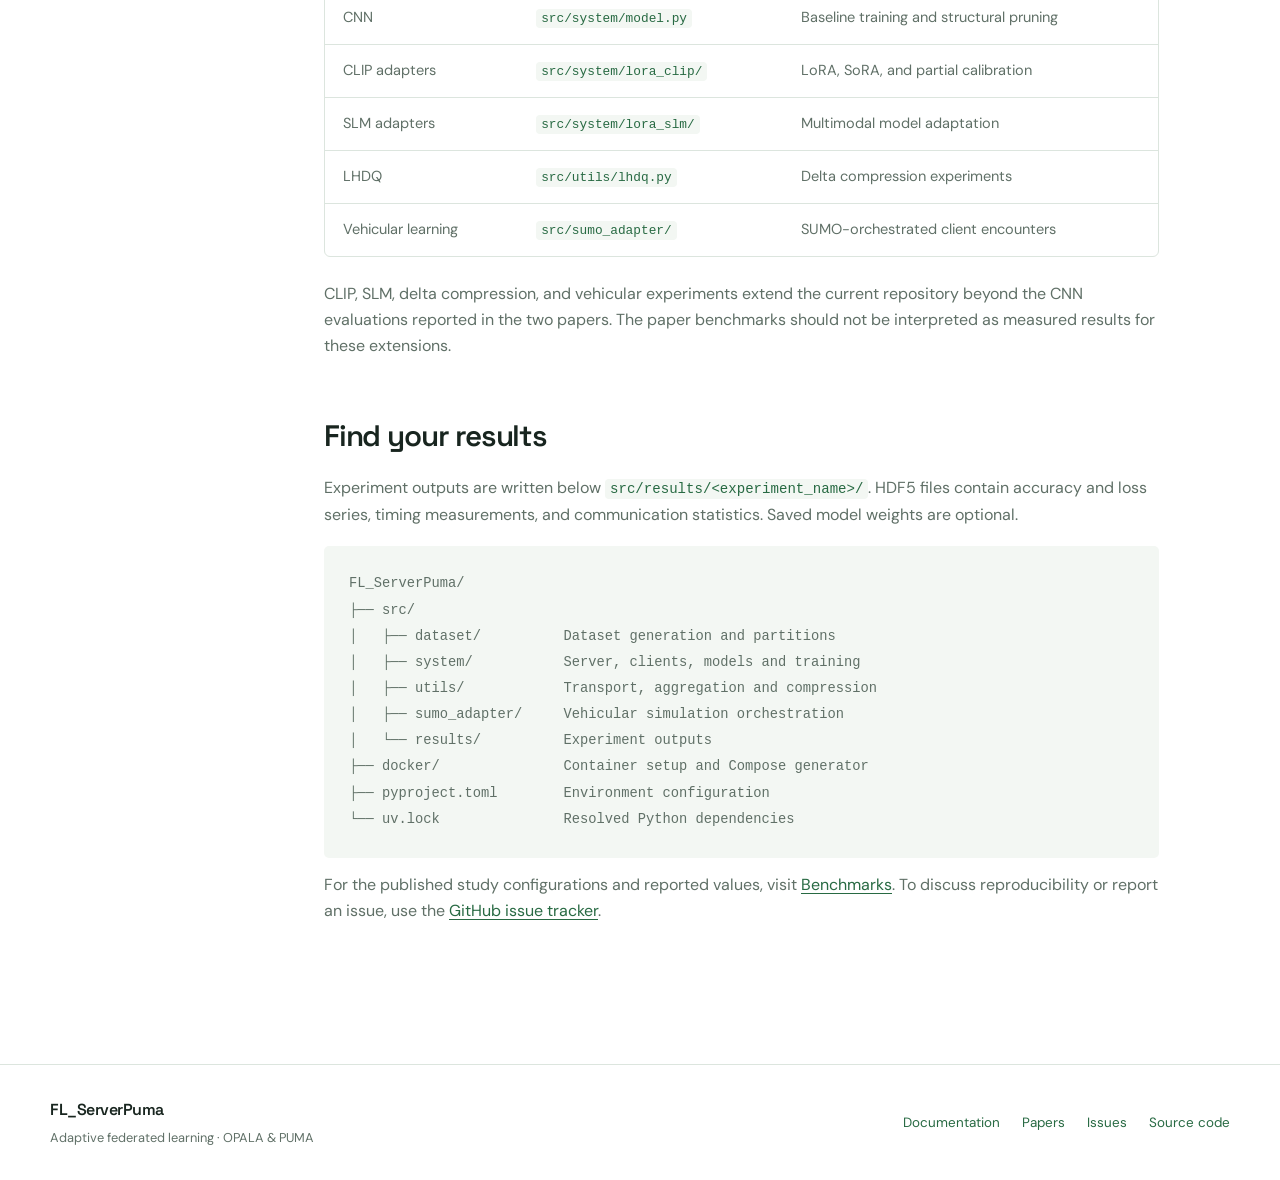
<file: docs.html>
<!doctype html>
<html lang="en"><head><meta charset="utf-8"><meta name="viewport" content="width=device-width, initial-scale=1"><meta name="description" content="Install FL_ServerPuma, prepare non-IID datasets, run local or Docker experiments, and explore configuration options."><meta name="theme-color" content="#286a43"><title>Documentation | FL_ServerPuma</title><link rel="icon" type="image/svg+xml" href="data:image/svg+xml,%3Csvg xmlns='http://www.w3.org/2000/svg' viewBox='0 0 40 40'%3E%3Crect width='40' height='40' rx='9' fill='%23286a43'/%3E%3Ctext x='11' y='30' font-family='Arial' font-size='29' font-weight='700' fill='white'%3EP%3C/text%3E%3C/svg%3E"><link rel="stylesheet" href="assets/style.css"><script src="assets/site.js" defer></script></head>
<body><a class="skip-link" href="#main">Skip to content</a><header class="site-header"><div class="container header-inner"><a class="brand" href="index.html" aria-label="FL ServerPuma home"><span class="brand-mark" aria-hidden="true">P</span>FL_ServerPuma</a><button class="menu-toggle" type="button" aria-expanded="false" aria-controls="main-nav">Menu</button><nav id="main-nav" class="site-nav" aria-label="Main navigation"><a href="index.html">Home</a><a href="docs.html" aria-current="page">Documentation</a><a href="benchmark.html">Benchmarks</a><a href="about.html">Research</a><a class="github-link" href="https://github.com/VeigarGit/FL_ServerPuma"><svg class="github-icon" viewBox="0 0 24 24" aria-hidden="true"><path d="M12 .8a11.2 11.2 0 0 0-3.54 21.83c.56.1.77-.24.77-.54v-2.1c-3.13.68-3.79-1.33-3.79-1.33-.51-1.3-1.25-1.65-1.25-1.65-1.02-.7.08-.68.08-.68 1.13.08 1.72 1.16 1.72 1.16 1 .1.85 2.09 3.28 1.41.1-.72.39-1.21.71-1.49-2.5-.28-5.12-1.25-5.12-5.56 0-1.23.44-2.23 1.16-3.02-.12-.28-.5-1.43.11-2.97 0 0 .95-.3 3.08 1.15A10.7 10.7 0 0 1 12 6.64c.95 0 1.9.13 2.79.37 2.13-1.45 3.08-1.15 3.08-1.15.61 1.54.23 2.69.11 2.97.72.79 1.16 1.79 1.16 3.02 0 4.32-2.63 5.27-5.14 5.55.41.35.77 1.03.77 2.08v2.61c0 .3.2.65.78.54A11.2 11.2 0 0 0 12 .8Z"/></svg> GitHub</a></nav></div></header>
<main id="main"><section class="page-hero"><div class="container"><div class="eyebrow">Documentation</div><h1>From setup to your first run.</h1><p>A practical guide to the research code, execution modes, and experiment configuration.</p></div></section><div class="container docs-layout"><aside class="side-nav" aria-label="Documentation sections"><strong>On this page</strong><a href="#overview">Overview</a><a href="#installation">Installation</a><a href="#data">Prepare data</a><a href="#run">Run an experiment</a><a href="#configuration">Configuration</a><a href="#models">Models &amp; extensions</a><a href="#results">Results &amp; files</a></aside><div class="docs-content">
<section class="docs-section" id="overview"><h2>Start with a simple baseline</h2><p>FL_ServerPuma contains a central server, local training clients, dataset partitioning tools, and experiment scripts. The studies behind the project investigate adaptive pruning in heterogeneous federated learning.</p><p>The commands below start a small MNIST experiment with two clients and no pruning. Use this baseline to check your environment before exploring more complex configurations.</p><div class="note"><strong>Code and papers serve different purposes.</strong> This guide describes the repository’s current entry points. The OPALA and PUMA papers use their own experiment settings; the quick start is not a reproduction of those benchmarks.</div></section>
<section class="docs-section" id="installation"><h2>1. Install the environment</h2><p>Install <a href="https://docs.astral.sh/uv/getting-started/installation/">uv</a> and <a href="https://github.com/tmux/tmux/wiki/Installing">tmux</a> for local execution. The project specifies Python 3.11 and uses a uv lockfile.</p><div class="code-block"><button type="button" class="copy-button" aria-live="polite" aria-label="Copy code">Copy</button><pre><code>git clone https://github.com/VeigarGit/FL_ServerPuma.git
cd FL_ServerPuma
uv sync</code></pre></div><p>For containerized execution, install Docker with Compose and use an NVIDIA GPU environment compatible with the repository’s Docker configuration. Traffic shaping additionally requires the docker-tc service described in the <a href="https://github.com/VeigarGit/FL_ServerPuma#readme">repository README</a>.</p></section>
<section class="docs-section" id="data"><h2>2. Prepare client data</h2><p>Generate the dataset partitions before starting the server and clients. This example requests a non-IID Dirichlet partition of MNIST.</p><div class="code-block"><button type="button" class="copy-button" aria-live="polite" aria-label="Copy code">Copy</button><pre><code>uv run python src/dataset/generate_MNIST.py noniid - dir</code></pre></div><p>For CIFAR-10, replace the generator with <code>generate_Cifar10.py</code>. For CIFAR-100, use <code>generate_Cifar100.py</code>.</p><div class="note">Check the generator’s <code>num_clients</code> setting before running. The number of partitions must cover every client in your experiment. The paper’s Dirichlet concentration is an experiment setting, not necessarily the generator’s current default.</div></section>
<section class="docs-section" id="run"><h2>3. Run an experiment</h2><div class="tabs" role="tablist" aria-label="Execution mode"><button class="tab" id="local-tab" role="tab" aria-selected="true" aria-controls="local-panel">Local / tmux</button><button class="tab" id="docker-tab" role="tab" aria-selected="false" aria-controls="docker-panel" tabindex="-1">Docker Compose</button></div><div class="tab-panel" id="local-panel" role="tabpanel" aria-labelledby="local-tab"><div class="code-block"><button type="button" class="copy-button" aria-live="polite" aria-label="Copy code">Copy</button><pre><code>cd src/system
bash run.sh --dataset MNIST --clients 2 --rounds 5 --prune 0 --ala 1

# Open the server and client terminal windows
tmux attach -t fl_puma</code></pre></div><p>Add <code>--cpu</code> to run the local baseline on the CPU. Use <code>Ctrl+b</code>, then <code>n</code> or <code>p</code> to move between tmux windows.</p><h3>Inspect the available options</h3><div class="code-block"><button type="button" class="copy-button" aria-live="polite" aria-label="Copy code">Copy</button><pre><code>bash run.sh --help</code></pre></div></div><div class="tab-panel" id="docker-panel" role="tabpanel" aria-labelledby="docker-tab"><div class="code-block"><button type="button" class="copy-button" aria-live="polite" aria-label="Copy code">Copy</button><pre><code># From the repository root
cd docker
uv run python generate_compose.py --clients 2 --dataset MNIST --rounds 5 --prune 0 --ala 1

docker compose --project-directory .. -f docker-compose.generated.yml up --build

# After the experiment
docker compose --project-directory .. -f docker-compose.generated.yml down</code></pre></div><p>The generated configuration exposes the server on port 9000 and mounts the dataset and results directories. Its GPU reservations assume an NVIDIA Docker environment.</p><div class="note">For pretrained models, prepare the Hugging Face model cache or explicitly enable online access in the container environment. A new cache volume starts empty.</div></div></section>
<section class="docs-section" id="configuration"><h2>Configure your experiment</h2><p>These are common options for <code>src/system/run.sh</code>. Save the full command, code revision, seeds, and dataset partition settings with your results.</p><div class="table-scroll"><table><thead><tr><th scope="col">Option</th><th scope="col">Purpose</th><th scope="col">Example</th></tr></thead><tbody><tr><td><code>--clients</code></td><td>Number of training clients</td><td><code>8</code></td></tr><tr><td><code>--rounds</code></td><td>Communication rounds</td><td><code>25</code></td></tr><tr><td><code>--dataset</code></td><td>Prepared dataset name</td><td><code>Cifar10</code></td></tr><tr><td><code>--model</code></td><td>Model family</td><td><code>cnn</code>, <code>clip</code>, <code>slm</code></td></tr><tr><td><code>--prune</code></td><td>CNN adaptive pruning</td><td><code>1</code> on / <code>0</code> off</td></tr><tr><td><code>--ala</code></td><td>Aggregation mode</td><td><code>0</code> FedALA / <code>1</code> FedAvg</td></tr><tr><td><code>--num-classes</code></td><td>Classifier output size</td><td><code>10</code> for CIFAR-10</td></tr><tr><td><code>--strategy</code></td><td>Adapter training strategy</td><td><code>lora</code>, <code>sora_with_schedule</code></td></tr><tr><td><code>--exp-name</code></td><td>Results directory name</td><td><code>cifar10_baseline</code></td></tr></tbody></table></div><p>Not every execution mode supports every model and option combination. Check the relevant entry point and configuration file when moving beyond the baseline.</p></section>
<section class="docs-section" id="models"><h2>Models and research extensions</h2><div class="table-scroll"><table><thead><tr><th scope="col">Component</th><th scope="col">Where to explore</th><th scope="col">Focus</th></tr></thead><tbody><tr><td>CNN</td><td><code>src/system/model.py</code></td><td>Baseline training and structural pruning</td></tr><tr><td>CLIP adapters</td><td><code>src/system/lora_clip/</code></td><td>LoRA, SoRA, and partial calibration</td></tr><tr><td>SLM adapters</td><td><code>src/system/lora_slm/</code></td><td>Multimodal model adaptation</td></tr><tr><td>LHDQ</td><td><code>src/utils/lhdq.py</code></td><td>Delta compression experiments</td></tr><tr><td>Vehicular learning</td><td><code>src/sumo_adapter/</code></td><td>SUMO-orchestrated client encounters</td></tr></tbody></table></div><p>CLIP, SLM, delta compression, and vehicular experiments extend the current repository beyond the CNN evaluations reported in the two papers. The paper benchmarks should not be interpreted as measured results for these extensions.</p></section>
<section class="docs-section" id="results"><h2>Find your results</h2><p>Experiment outputs are written below <code>src/results/&lt;experiment_name&gt;/</code>. HDF5 files contain accuracy and loss series, timing measurements, and communication statistics. Saved model weights are optional.</p><pre class="file-tree">FL_ServerPuma/
├── src/
│   ├── dataset/          Dataset generation and partitions
│   ├── system/           Server, clients, models and training
│   ├── utils/            Transport, aggregation and compression
│   ├── sumo_adapter/     Vehicular simulation orchestration
│   └── results/          Experiment outputs
├── docker/               Container setup and Compose generator
├── pyproject.toml        Environment configuration
└── uv.lock               Resolved Python dependencies</pre><p>For the published study configurations and reported values, visit <a href="benchmark.html">Benchmarks</a>. To discuss reproducibility or report an issue, use the <a href="https://github.com/VeigarGit/FL_ServerPuma/issues">GitHub issue tracker</a>.</p></section></div></div></main><footer class="site-footer"><div class="container footer-inner"><div><span class="footer-brand">FL_ServerPuma</span><p>Adaptive federated learning · OPALA &amp; PUMA</p></div><div class="footer-links"><a href="docs.html">Documentation</a><a href="about.html#papers">Papers</a><a href="https://github.com/VeigarGit/FL_ServerPuma/issues">Issues</a><a href="https://github.com/VeigarGit/FL_ServerPuma">Source code</a></div></div></footer></body></html>
</file>
<file: assets/style.css>
@import url('https://fonts.googleapis.com/css2?family=DM+Sans:wght@400;450;500;550;600;650;700&family=Space+Grotesk:wght@400;500;600;700&display=swap');

:root{--ink:#18251f;--muted:#607067;--green:#286a43;--lime:#c5f28b;--line:#dce5de;--paper:#fff;--soft:#f3f7f3;--night:#16281e;--max:1180px;color-scheme:light}
*{box-sizing:border-box}html{scroll-behavior:smooth;scroll-padding-top:110px}body{margin:0;background:var(--paper);color:var(--ink);font:400 16px/1.65 'DM Sans',Arial,sans-serif}a{color:var(--green);text-decoration:none}a:hover{text-decoration:underline;text-underline-offset:4px}button,a,input{touch-action:manipulation}button{font:inherit;cursor:pointer}button:focus-visible,a:focus-visible,summary:focus-visible{outline:3px solid #69a83a;outline-offset:5px}h1,h2,h3,.brand{font-family:'Space Grotesk',Arial,sans-serif;line-height:1.13;font-weight:600}h1,h2,h3,p{margin-top:0}h1{font-size:clamp(2.8rem,5.5vw,4.8rem);letter-spacing:-.055em}h2{font-size:clamp(1.9rem,3vw,2.75rem);letter-spacing:-.04em}h3{font-size:1.25rem;letter-spacing:-.025em}p{margin-bottom:1.15rem}svg{max-width:100%}.container{width:min(var(--max),calc(100% - 64px));margin-inline:auto}.skip-link{position:fixed;top:-100px;left:12px;z-index:100;background:white;padding:10px 18px}.skip-link:focus{top:10px}.site-header{position:sticky;top:0;z-index:30;background:rgba(255,255,255,.97);border-bottom:1px solid var(--line)}.header-inner{height:82px;display:flex;align-items:center;justify-content:space-between;gap:30px}.brand{display:flex;align-items:center;gap:11px;color:var(--ink);font-size:1.2rem;letter-spacing:-.035em;white-space:nowrap}.brand:hover{text-decoration:none}.brand-mark{display:grid;place-items:center;background:var(--green);color:white;width:33px;height:35px;border-radius:8px 8px 8px 0;font-size:1.5rem;font-weight:700}.site-nav{display:flex;align-items:center;gap:30px}.site-nav a{font-size:.9rem;color:var(--muted);font-weight:550}.site-nav a[aria-current=page]{color:var(--green)}.site-nav a[aria-current=page]:not(.github-link){position:relative}.site-nav a[aria-current=page]:not(.github-link):after{content:'';position:absolute;bottom:-29px;left:0;right:0;height:3px;background:var(--green)}.site-nav .github-link{border:1px solid var(--line);padding:8px 14px;border-radius:6px;color:var(--ink);display:flex;align-items:center;gap:8px}.github-icon{width:17px;height:17px;fill:currentColor}.menu-toggle{display:none;background:none;border:1px solid var(--line);padding:6px 13px;border-radius:5px;color:var(--ink)}.eyebrow{display:flex;align-items:center;gap:10px;text-transform:uppercase;letter-spacing:.13em;font-size:.75rem;font-weight:650;color:var(--green);margin-bottom:25px}.eyebrow:before{content:'';width:24px;height:1px;background:currentColor}.hero{padding:78px 0 62px;background:var(--soft);overflow:hidden}.hero-grid{display:grid;grid-template-columns:1.1fr 1fr;align-items:center;gap:50px}.hero h1{margin-bottom:25px}.hero h1 span{color:var(--green)}.hero-description{font-size:1.12rem;line-height:1.8;color:var(--muted);max-width:480px}.button-row{display:flex;gap:12px;flex-wrap:wrap;margin-top:30px}.button{display:inline-flex;align-items:center;justify-content:center;gap:9px;background:var(--green);color:white;padding:12px 21px;border:1px solid var(--green);border-radius:5px;font-size:.93rem;font-weight:600;transition:background .15s,transform .15s}.button:hover{background:#205936;text-decoration:none;transform:translateY(-1px)}.button.secondary{background:transparent;color:var(--ink);border-color:#bdcbbf}.button.secondary:hover{background:#e7eee7}.hero-note{font-size:.8rem;color:var(--muted);margin-top:20px;margin-bottom:0}.architecture{background:var(--night);border-radius:12px;color:#e9f3e8;box-shadow:0 18px 45px #16281e12;overflow:hidden}.architecture-header{padding:18px 24px;display:flex;align-items:center;justify-content:space-between;border-bottom:1px solid #ffffff16;font-size:.76rem;color:#b4c3b6;letter-spacing:.02em}.architecture-header strong{font-weight:500;color:#e2eddf}.architecture svg{display:block;width:100%;height:auto}.architecture-footer{display:flex;justify-content:space-between;padding:17px 24px;border-top:1px solid #ffffff16;color:#bfcebf;font-size:.75rem;gap:12px}.architecture-footer span:first-child{color:var(--lime)}.project-strip{display:grid;grid-template-columns:repeat(3,1fr);padding-top:37px;margin-top:49px;border-top:1px solid #d6e0d6;gap:25px}.strip-item{display:flex;align-items:center;gap:17px}.strip-item strong{font:500 1.65rem 'Space Grotesk',sans-serif;letter-spacing:-.03em;color:var(--green)}.strip-item span{font-size:.86rem;color:var(--muted);line-height:1.4}.section{padding:86px 0}.section-header{display:flex;align-items:end;justify-content:space-between;gap:50px;margin-bottom:43px}.section-header h2{max-width:530px;margin-bottom:0}.section-header p{max-width:350px;margin-bottom:0;color:var(--muted)}.feature-grid{display:grid;grid-template-columns:repeat(3,1fr);gap:38px}.feature{border-top:1px solid var(--line);padding-top:25px}.feature-index{display:inline-block;color:var(--green);font-family:'Space Grotesk',sans-serif;font-size:.86rem;margin-bottom:35px}.feature p{font-size:.97rem;color:var(--muted);margin-bottom:20px}.text-link{font-size:.9rem;font-weight:600;border-bottom:1px solid #93ae9a;padding-bottom:4px}.text-link:hover{text-decoration:none;border-color:var(--green)}.soft-section{background:var(--soft)}.research-grid{display:grid;grid-template-columns:1fr 1.05fr;gap:90px;align-items:center}.research-copy p{color:var(--muted)}.mode-list{border-top:1px solid var(--line)}.mode-row{padding:21px 0;border-bottom:1px solid var(--line);display:grid;grid-template-columns:50px 1fr;gap:15px}.mode-row>span{color:var(--green);font-family:'Space Grotesk',sans-serif}.mode-row h3{font-size:1.12rem;margin-bottom:8px}.mode-row p{margin:0;font-size:.93rem;color:var(--muted)}.terminal{background:var(--night);color:#e2eddf;border-radius:8px;overflow:hidden}.terminal-bar{padding:15px 22px;border-bottom:1px solid #ffffff1c;display:flex;align-items:center;justify-content:space-between;font-size:.8rem;color:#b8c7bc}.terminal pre{padding:24px;margin:0;overflow:auto;font:400 .85rem/1.95 ui-monospace,SFMono-Regular,Consolas,monospace}.terminal .comment{color:#a0b4a3}.terminal .prompt{color:var(--lime);user-select:none}.terminal-caption{color:var(--muted);font-size:.82rem;margin:15px 0 0}.cta-band{display:flex;justify-content:space-between;align-items:center;gap:30px;background:var(--night);color:white;padding:42px 46px;border-radius:8px}.cta-band h2{font-size:2rem;margin-bottom:8px}.cta-band p{margin:0;color:#bdcdbf}.cta-band .button{background:var(--lime);border-color:var(--lime);color:#1e3822;white-space:nowrap}.site-footer{border-top:1px solid var(--line);padding:32px 0}.footer-inner{display:flex;align-items:center;justify-content:space-between;gap:24px}.footer-brand{font-family:'Space Grotesk',sans-serif;font-weight:600;letter-spacing:-.03em}.footer-inner p{margin:3px 0 0;font-size:.8rem;color:var(--muted)}.footer-links{display:flex;gap:22px;flex-wrap:wrap;font-size:.84rem}.page-hero{background:var(--soft);padding:65px 0 56px;border-bottom:1px solid var(--line)}.page-hero h1{font-size:clamp(2.6rem,5vw,3.8rem);margin-bottom:19px}.page-hero p{color:var(--muted);font-size:1.1rem;max-width:700px;margin:0}.page-hero .eyebrow{margin-bottom:18px}.docs-layout{display:grid;grid-template-columns:210px minmax(0,1fr);gap:64px;padding-top:55px;padding-bottom:80px}.side-nav{position:sticky;top:115px;align-self:start}.side-nav strong{display:block;font-size:.73rem;color:var(--muted);letter-spacing:.1em;text-transform:uppercase;margin:0 0 17px}.side-nav a{display:block;border-left:1px solid var(--line);padding:9px 15px;font-size:.9rem;color:var(--muted)}.side-nav a:hover{color:var(--green);border-color:var(--green);text-decoration:none;background:var(--soft)}.docs-content{max-width:835px;min-width:0}.docs-section{margin-bottom:60px;scroll-margin-top:115px}.docs-section h2{font-size:1.85rem;margin-bottom:22px}.docs-section h3{font-size:1.15rem;margin:29px 0 12px}.docs-section p,.docs-section li{color:var(--muted)}.docs-section a:not(.button){text-decoration:underline;text-underline-offset:3px}.docs-section code:not(pre code){font-size:.88em;background:var(--soft);padding:2px 5px;border-radius:4px;color:var(--green);overflow-wrap:anywhere}.code-block{position:relative;background:var(--night);color:#e4eddf;border-radius:7px;margin:20px 0}.code-block pre{padding:47px 23px 23px;margin:0;overflow:auto;tab-size:2;font:.84rem/1.85 ui-monospace,SFMono-Regular,Consolas,monospace}.copy-button{position:absolute;top:10px;right:12px;border:1px solid #ffffff35;border-radius:4px;background:transparent;color:#d0dfd0;padding:3px 10px;font-size:.75rem}.copy-button:hover{background:#ffffff16}.note{padding:17px 20px;border-left:3px solid #84aa73;background:var(--soft);font-size:.93rem;margin:22px 0;color:var(--muted)}.note strong{color:var(--ink)}.tabs{display:flex;gap:5px;border-bottom:1px solid var(--line);margin-top:25px}.tab{border:0;background:none;color:var(--muted);padding:12px 18px;font-size:.91rem;border-bottom:3px solid transparent}.tab[aria-selected=true]{color:var(--green);border-bottom-color:var(--green);font-weight:600}.tab-panel{padding-top:7px}[hidden]{display:none!important}.table-scroll{overflow:auto;border:1px solid var(--line);border-radius:6px;margin:24px 0}table{border-collapse:collapse;width:100%;text-align:left;font-size:.91rem}th{background:var(--soft);color:var(--ink);font-weight:600}td,th{padding:14px 18px;border-bottom:1px solid var(--line)}tr:last-child td{border-bottom:0}td{color:var(--muted);vertical-align:top}.tag{display:inline-block;border:1px solid var(--line);border-radius:4px;padding:4px 9px;font-size:.76rem;color:var(--green);white-space:nowrap}.metric-grid{display:grid;grid-template-columns:repeat(3,1fr);gap:20px;margin-top:34px}.metric-card{padding:26px;border:1px solid var(--line);border-radius:6px}.metric-card .eyebrow{margin-bottom:20px;font-size:.7rem}.metric-card h3{font-size:1.25rem;margin-bottom:12px}.metric-card p{color:var(--muted);font-size:.91rem;margin:0}.benchmark-status{display:flex;align-items:start;gap:24px;padding:30px;border:1px solid var(--line);border-radius:6px;margin-bottom:42px}.benchmark-status .status-number{font:500 2.6rem 'Space Grotesk',sans-serif;color:#8b9b8e;line-height:1}.benchmark-status h3{margin-bottom:10px}.benchmark-status p{margin:0;color:var(--muted);max-width:740px}.narrow{max-width:830px}.reading p{color:var(--muted);font-size:1.04rem}.reading h2{font-size:1.8rem;margin-top:50px;margin-bottom:20px}.reading h2:first-child{margin-top:0}.link-grid{display:grid;grid-template-columns:1fr 1fr;gap:18px;margin-top:25px}.link-box{border:1px solid var(--line);padding:24px;border-radius:6px;display:block}.link-box strong{display:block;color:var(--ink);font-size:1.05rem;margin-bottom:6px}.link-box span{color:var(--muted);font-size:.9rem}.link-box:hover{background:var(--soft);text-decoration:none;border-color:#b9cbbd}.result-note{font-size:.9rem;color:var(--muted)}.steps{padding-left:23px}.steps li{padding:3px 0 8px}.top-space{margin-top:40px}.file-tree{font:.86rem/1.9 ui-monospace,SFMono-Regular,Consolas,monospace;overflow:auto;background:var(--soft);padding:25px;border-radius:5px;color:var(--muted)}
.result-value{display:block;font:500 3.8rem/1.15 'Space Grotesk',Arial,sans-serif;letter-spacing:-.05em;color:var(--green);margin-bottom:22px}.result-value span{font-size:2.4rem}.study-label{display:flex;align-items:center;gap:17px;flex-wrap:wrap;color:var(--muted);font-size:.9rem;margin-bottom:27px}.benchmark-layout{display:grid;grid-template-columns:1.6fr 1fr;gap:40px;align-items:center;margin-bottom:40px}.comparison-chart{border:1px solid var(--line);padding:27px;border-radius:7px}.chart-toolbar{display:flex;gap:20px;justify-content:space-between;align-items:center}.chart-toolbar h3{font-size:1.05rem;margin:0}.chart-switch{display:flex;border:1px solid var(--line);border-radius:5px;padding:3px;white-space:nowrap}.chart-switch button{font-size:.8rem;border:0;background:none;padding:6px 11px;border-radius:3px;color:var(--muted)}.chart-switch button[aria-pressed=true]{background:var(--green);color:white}.chart-unit,.chart-source{font-size:.77rem;color:var(--muted)}.chart-unit{margin-top:12px}.chart-source{margin:24px 0 0}.bar-row{display:grid;grid-template-columns:115px minmax(0,1fr) 73px;gap:12px;align-items:center;margin-top:17px;font-size:.81rem}.bar-track{height:20px;background:var(--soft);border-radius:3px;overflow:hidden}.bar-fill{height:100%;background:#acbdae;border-radius:3px;transition:width .3s}.bar-row.is-puma .bar-fill{background:var(--green)}.bar-row.is-puma{font-weight:650;color:var(--green)}.bar-value{text-align:right;font-variant-numeric:tabular-nums}.comparison-insight{padding:25px}.comparison-insight>strong{font:500 4.5rem/1.2 'Space Grotesk',sans-serif;color:var(--green);letter-spacing:-.05em;display:block;margin-bottom:13px}.comparison-insight p{color:var(--muted)}.table-caption{text-align:left;padding:15px 18px;font-size:.83rem;background:white;color:var(--muted)}tbody th{background:transparent;font-weight:500}.highlight-row td,.highlight-row th{background:#ebf4e7;color:#245a36;font-weight:600}.paper-card{display:grid;grid-template-columns:125px 1fr;gap:30px;padding:34px 0;border-top:1px solid var(--line)}.paper-year{font:500 2.2rem/1.2 'Space Grotesk',sans-serif;color:var(--green)}.paper-year span{display:block;font:.75rem/1.6 'DM Sans',sans-serif;color:var(--muted);margin-top:10px}.paper-card h3{font-size:1.6rem;line-height:1.3;margin:15px 0;max-width:820px}.paper-card p{color:var(--muted);max-width:830px}.paper-card .authors{font-size:.87rem;color:var(--green)}.paper-actions{display:flex;align-items:center;gap:22px;flex-wrap:wrap;margin-top:25px}.paper-actions .button{font-size:.85rem;padding:9px 17px}
.strip-item{flex-direction:column;align-items:flex-start;gap:9px}.strip-item strong{font-size:1.35rem}.strip-item span br{display:none}
@media(min-width:1500px){.hero{padding-top:95px;padding-bottom:70px}}
@media(max-width:1000px){.site-nav{gap:19px}.hero-grid{gap:30px}.hero h1{font-size:3.8rem}.research-grid{gap:45px}.docs-layout{grid-template-columns:175px minmax(0,1fr);gap:35px}.feature-grid{gap:25px}}
@media(max-width:760px){.container{width:calc(100% - 38px)}.header-inner{height:70px}.brand{font-size:1.06rem}.menu-toggle{display:block}.site-nav{display:none;position:absolute;top:70px;left:0;right:0;background:white;border-bottom:1px solid var(--line);padding:20px;flex-direction:column;align-items:stretch;gap:5px}.site-nav.is-open{display:flex}.site-nav a{padding:10px 15px}.site-nav a[aria-current=page]:not(.github-link):after{display:none}.site-nav .github-link{margin-top:6px;align-self:start}.hero{padding:47px 0 35px}.hero-grid{grid-template-columns:1fr;gap:37px}.hero h1{font-size:clamp(2.8rem,10vw,4rem);max-width:600px}.hero-description{font-size:1.05rem;max-width:570px}.architecture{max-width:550px;width:100%;margin:auto}.hero-note{margin-top:16px}.project-strip{gap:16px;margin-top:35px;padding-top:25px}.strip-item{flex-direction:column;align-items:start;gap:5px}.strip-item strong{font-size:1.4rem}.strip-item span{font-size:.78rem}.section{padding:55px 0}.section-header{display:block;margin-bottom:30px}.section-header p{margin-top:20px;max-width:540px}.feature-grid{grid-template-columns:1fr;gap:30px}.feature-index{margin-bottom:20px}.feature p{max-width:570px}.research-grid{grid-template-columns:1fr;gap:35px}.cta-band{padding:30px;flex-direction:column;align-items:start}.cta-band h2{font-size:1.8rem}.footer-inner{align-items:start;flex-direction:column}.page-hero{padding:43px 0 38px}.docs-layout{grid-template-columns:1fr;gap:28px;padding-top:25px}.side-nav{position:static;display:flex;overflow:auto;gap:4px;padding-bottom:12px;border-bottom:1px solid var(--line)}.side-nav strong{display:none}.side-nav a{white-space:nowrap;border:0;padding:6px 10px;font-size:.85rem}.docs-section{margin-bottom:42px}.metric-grid{grid-template-columns:1fr}.benchmark-status{padding:23px;gap:17px}.link-grid{grid-template-columns:1fr}.code-block pre{font-size:.8rem}.architecture-footer{font-size:.72rem;padding-inline:19px}.page-hero h1{font-size:2.7rem}}
@media(prefers-reduced-motion:reduce){html{scroll-behavior:auto}*{transition:none!important}}
@media(max-width:760px){.project-strip{grid-template-columns:1fr;gap:18px}.strip-item{flex-direction:row;justify-content:space-between;align-items:center;gap:20px}.strip-item strong{font-size:1.05rem}.strip-item span{max-width:135px;text-align:right;font-size:.8rem}.benchmark-layout{grid-template-columns:1fr;gap:15px}.comparison-insight{padding:18px 0}.chart-toolbar{flex-wrap:wrap;gap:12px}.comparison-chart{padding:20px 15px}.bar-row{grid-template-columns:95px minmax(0,1fr) 66px;gap:7px;font-size:.75rem}.paper-card{grid-template-columns:1fr;gap:17px}.paper-year{display:flex;align-items:center;gap:15px;font-size:1.5rem}.paper-year span{margin:0}.paper-card h3{font-size:1.4rem}.study-label{gap:10px}.result-value{font-size:3.5rem}}
</file>
